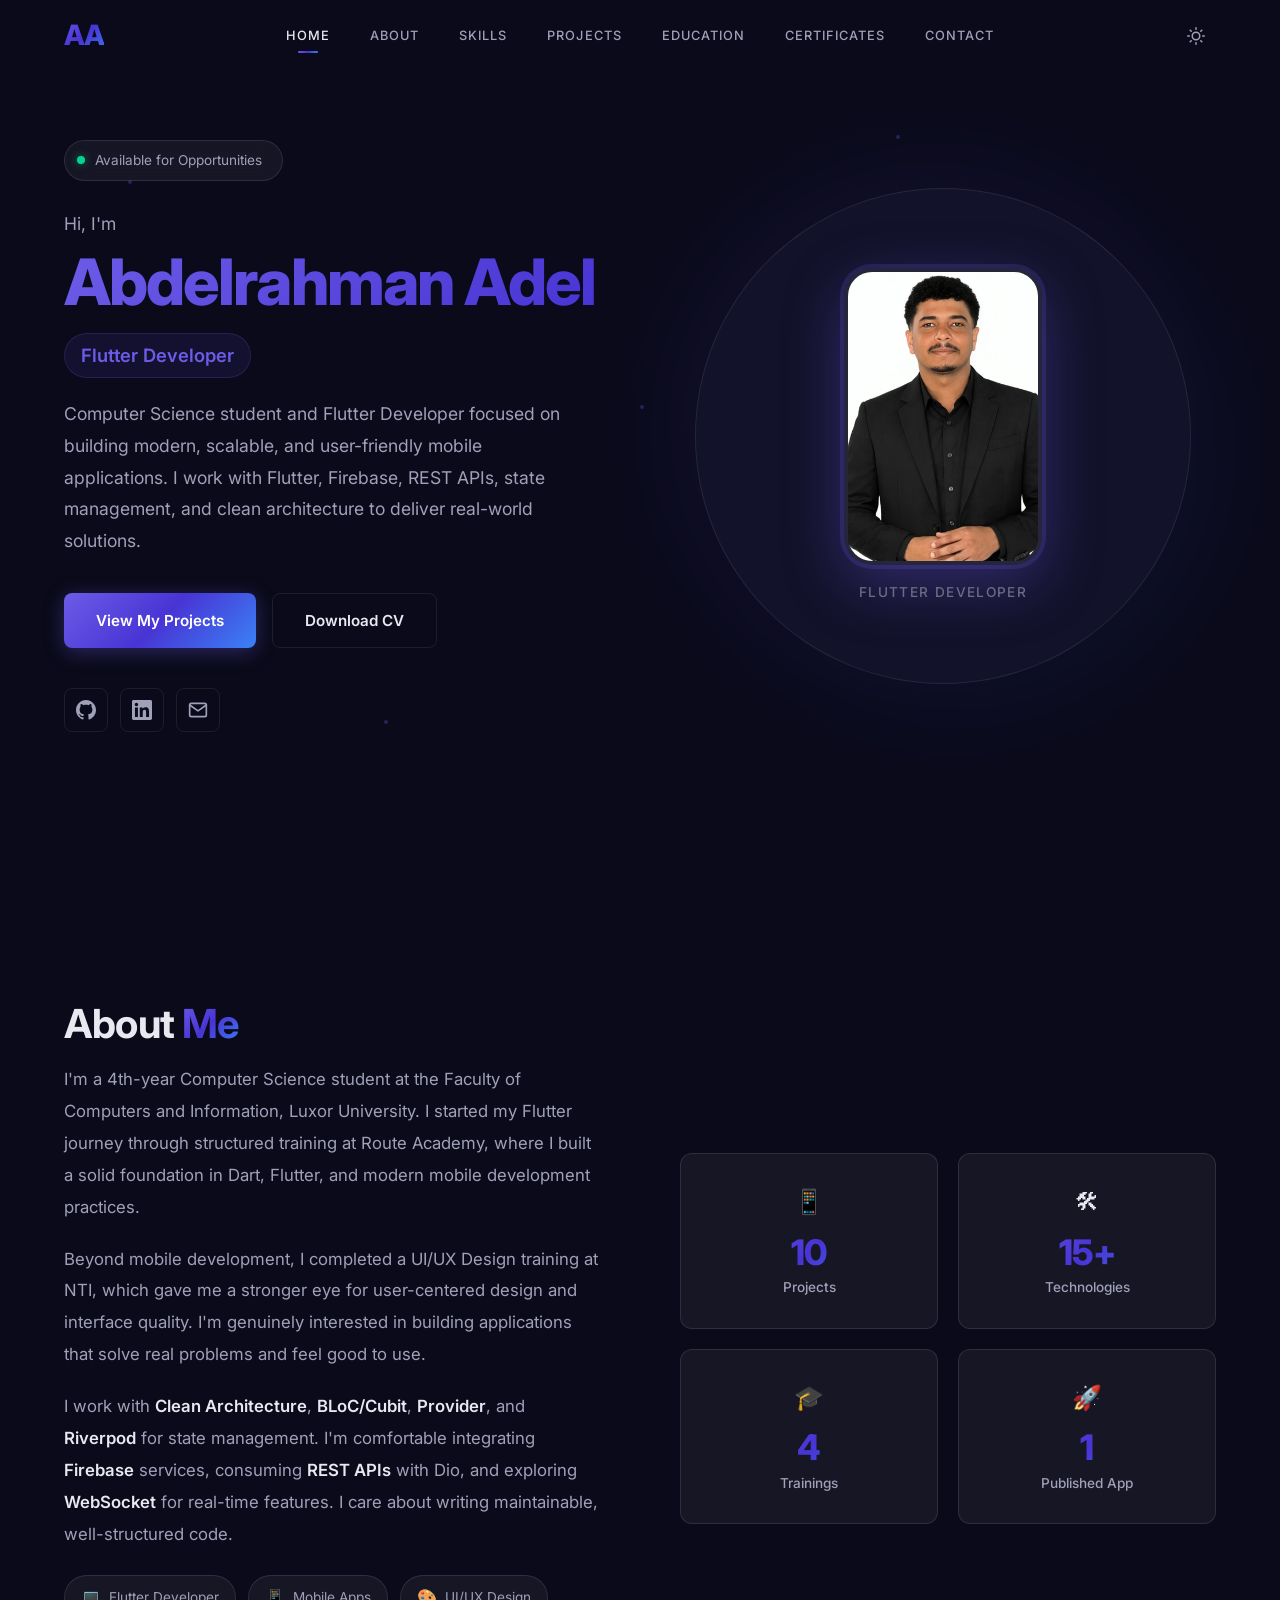
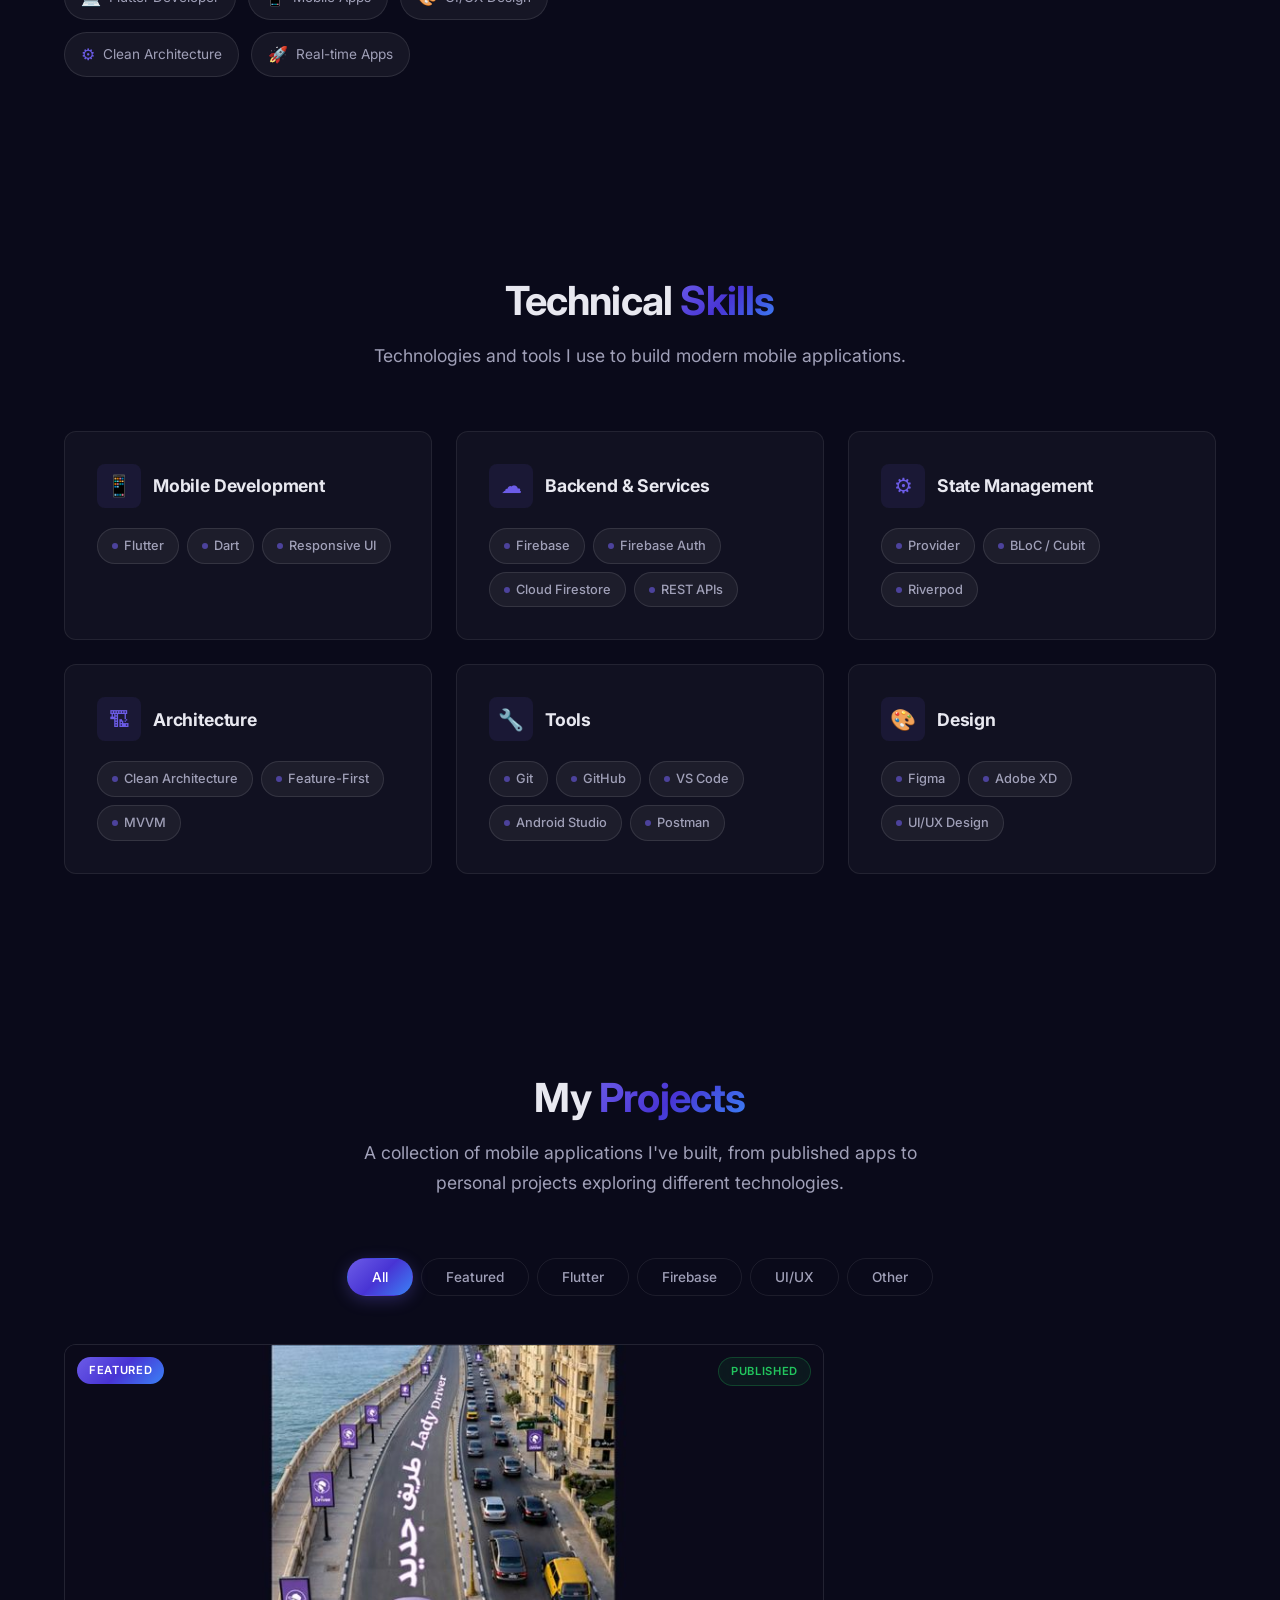
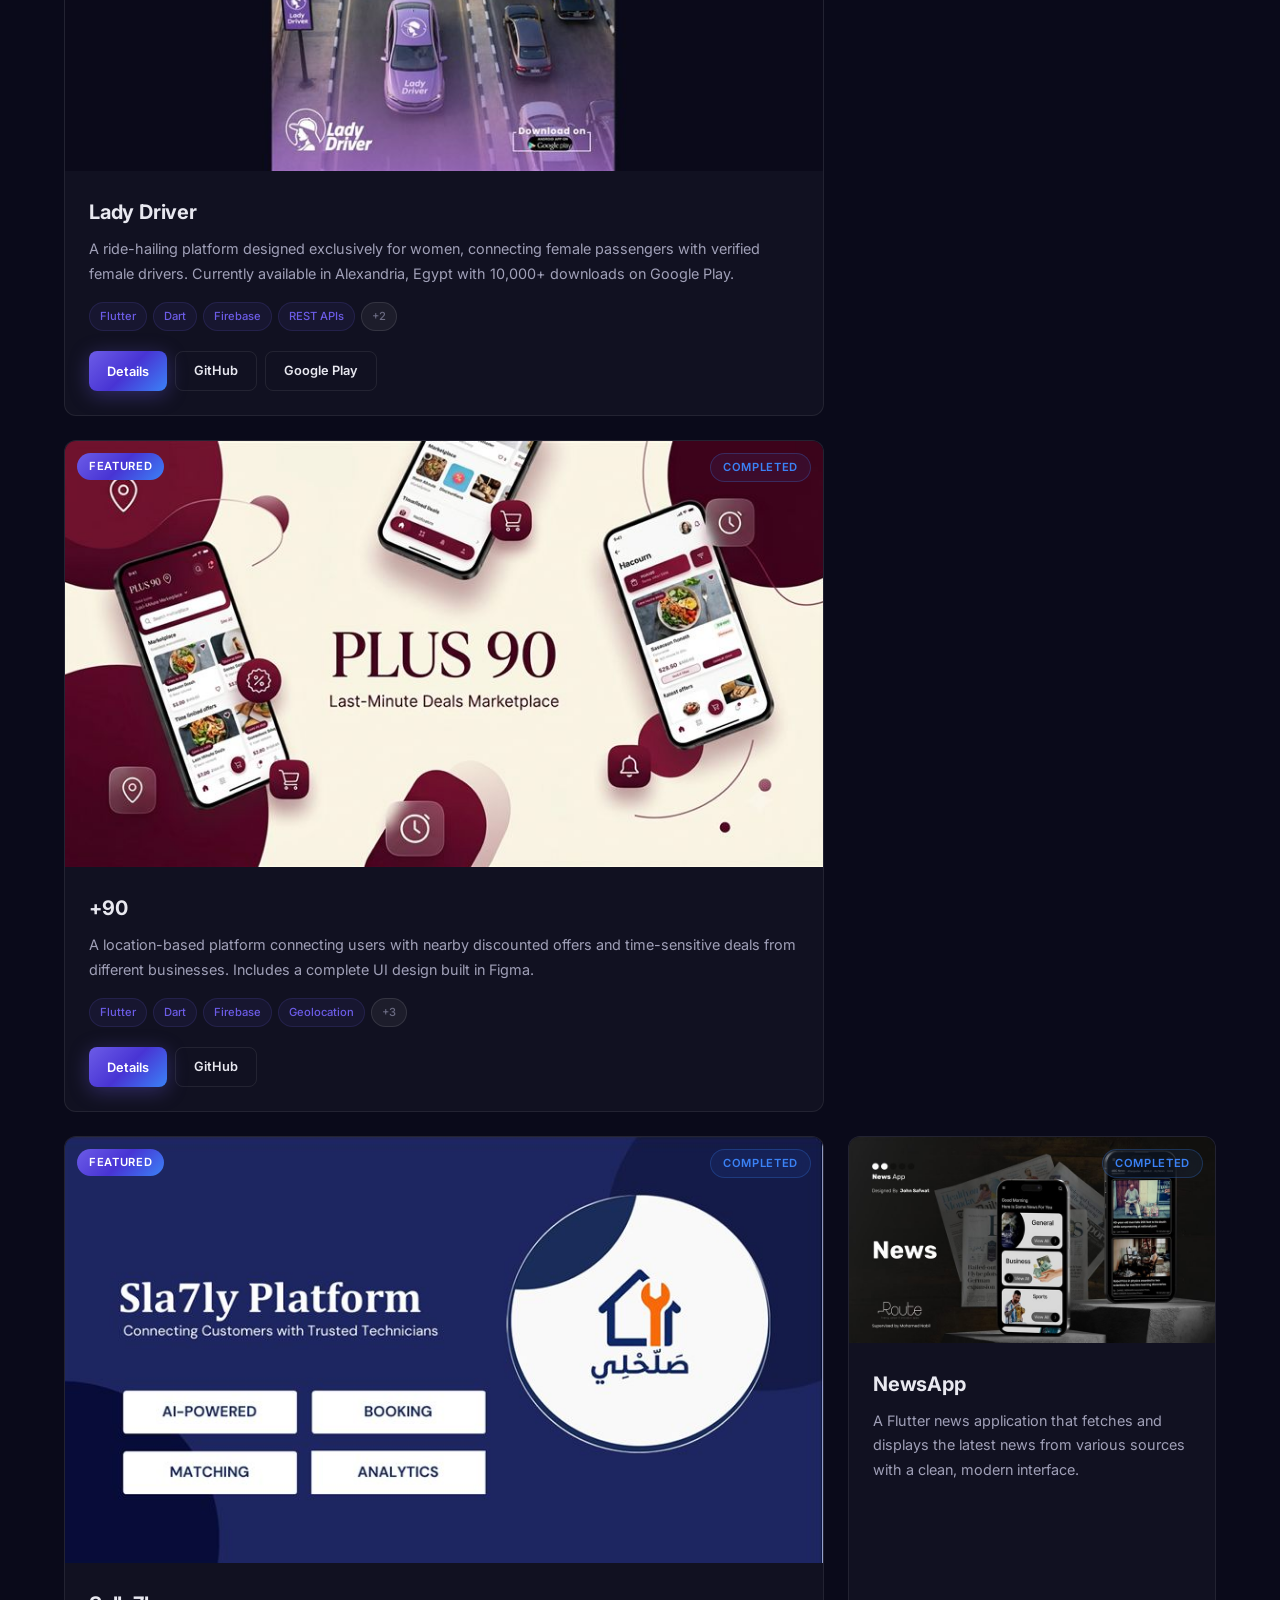
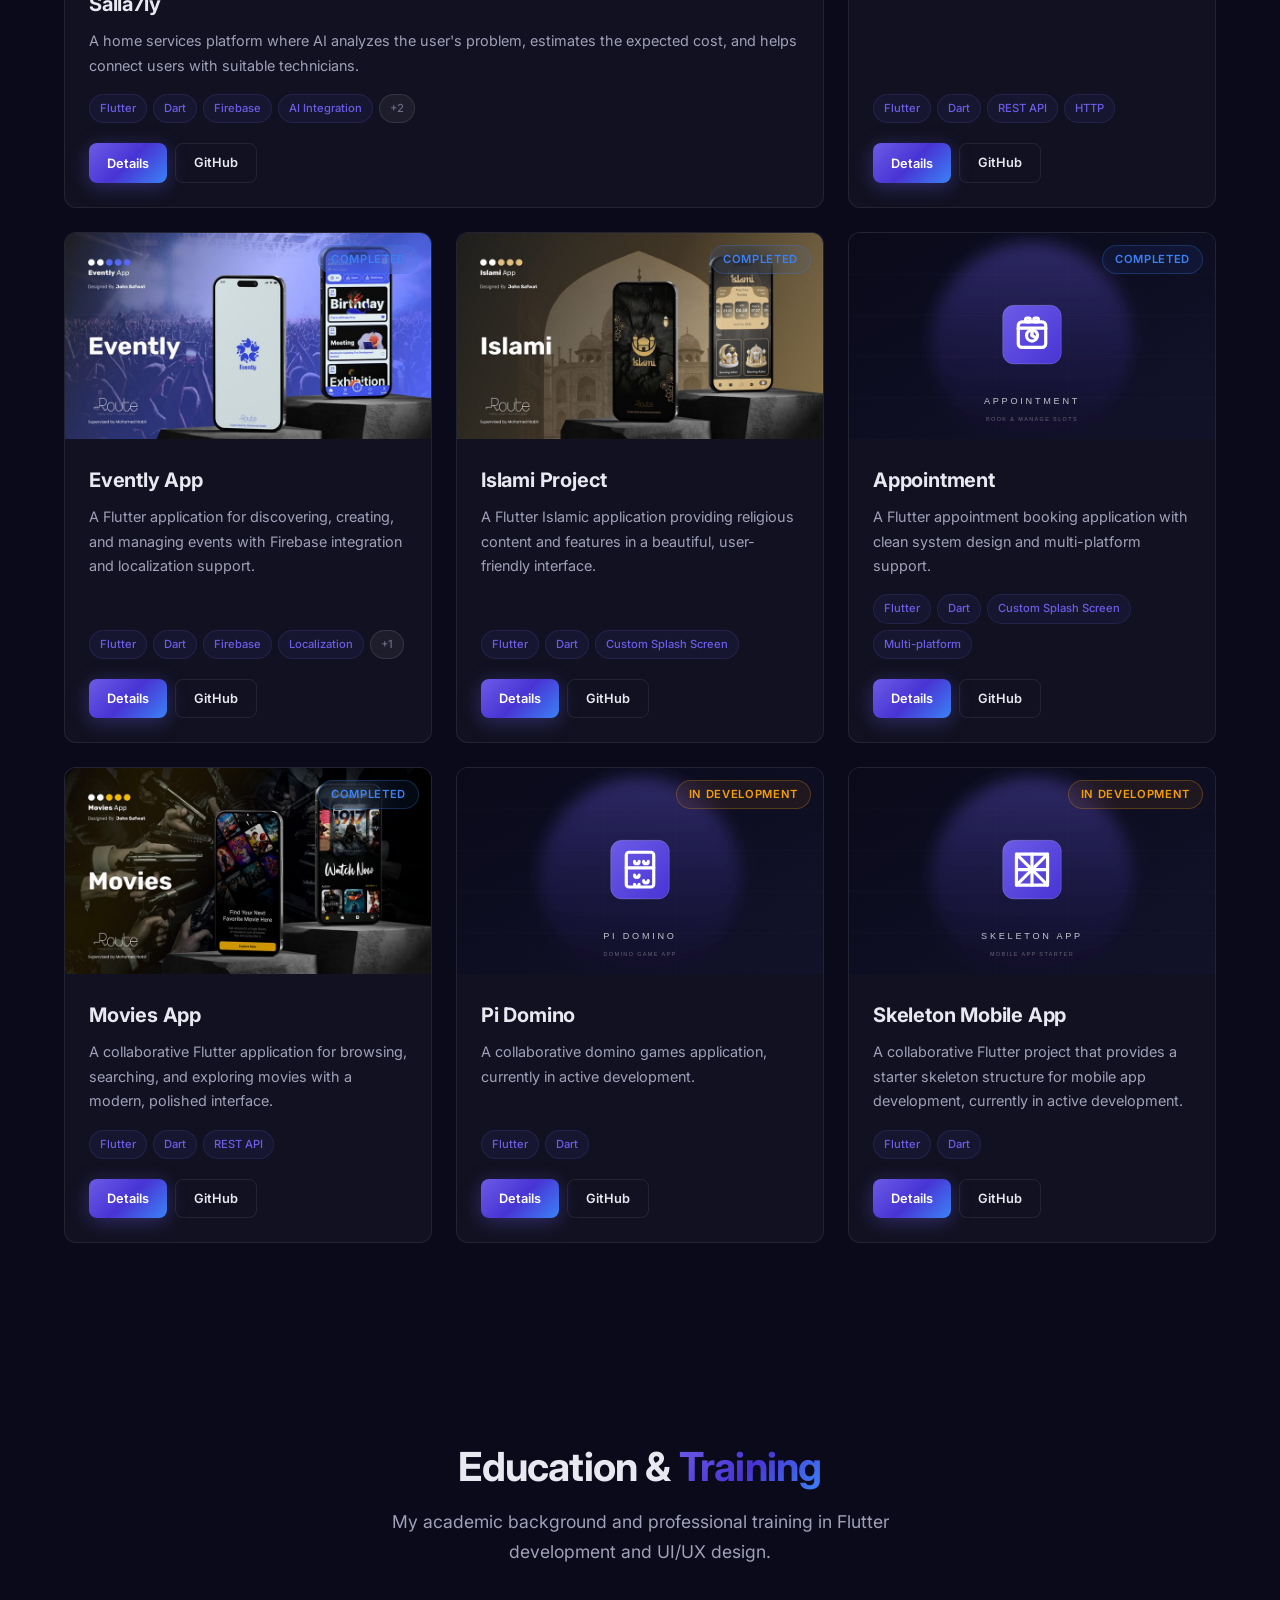
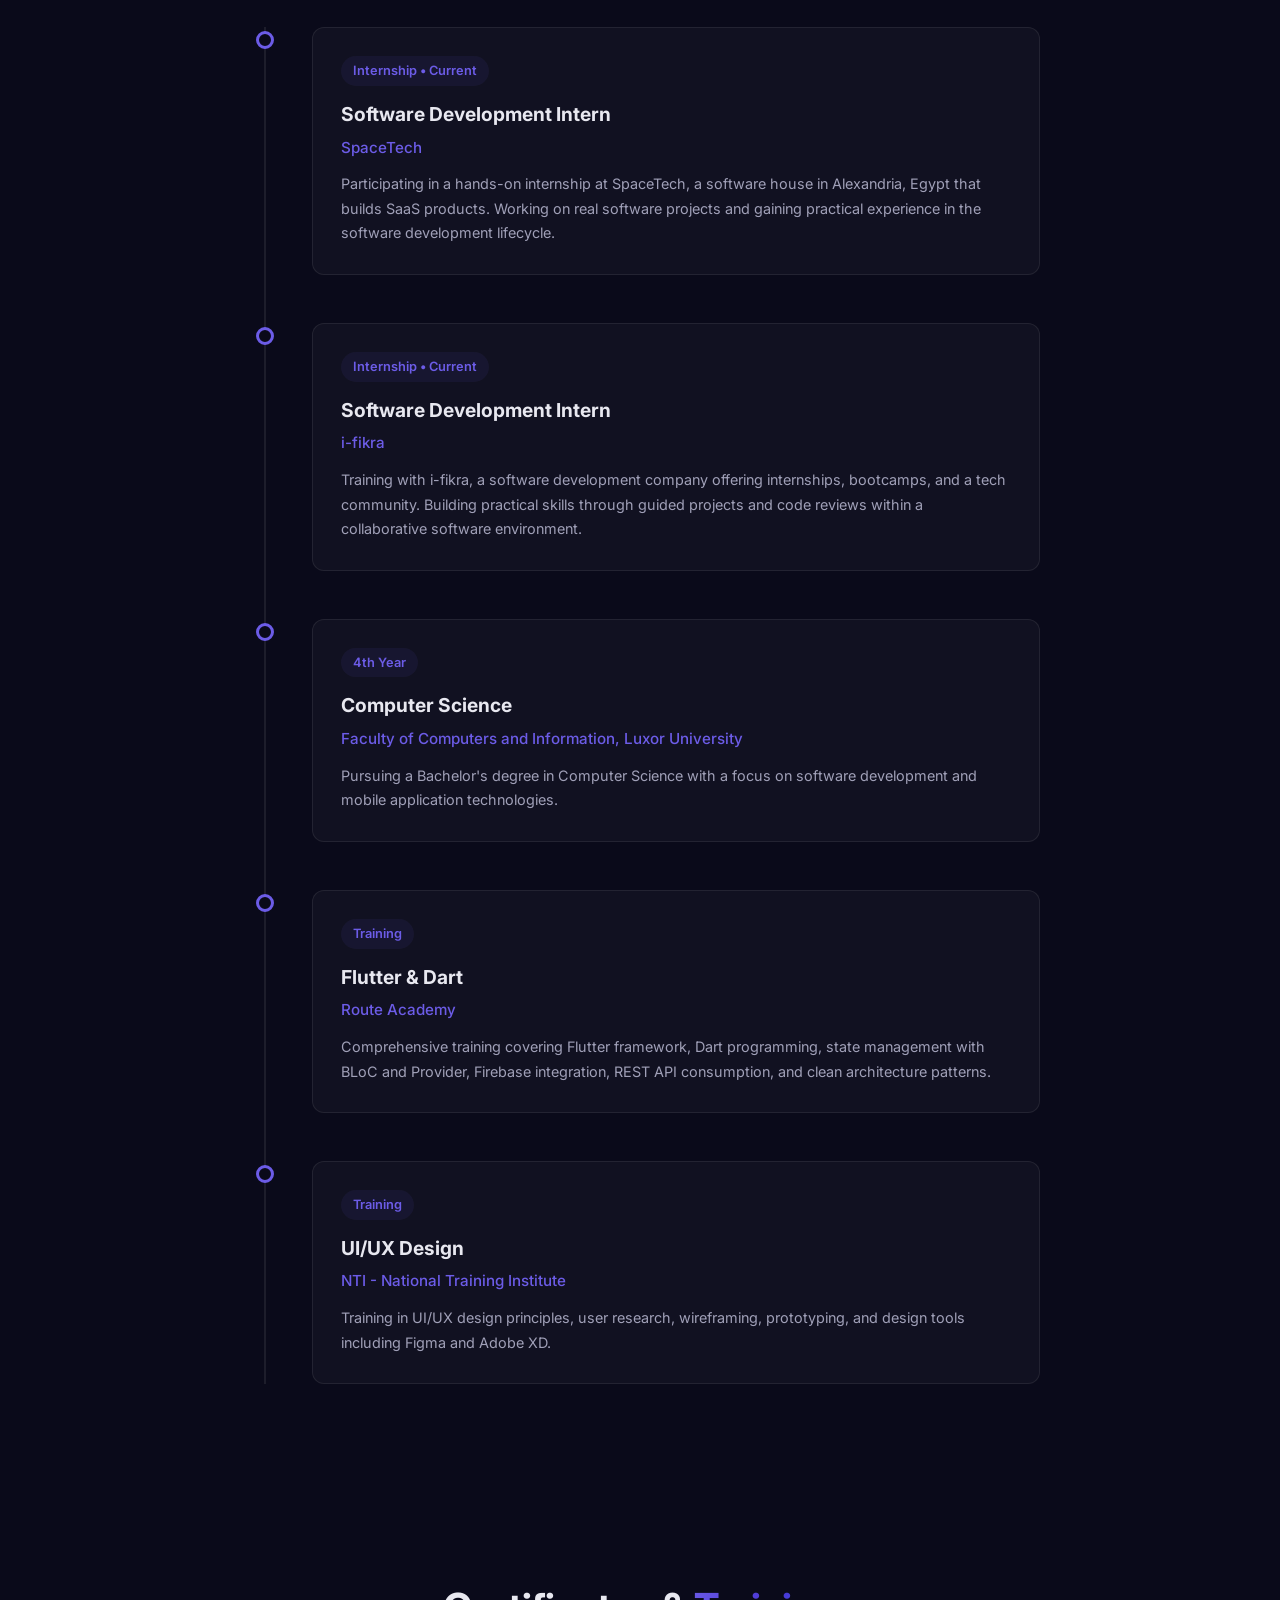
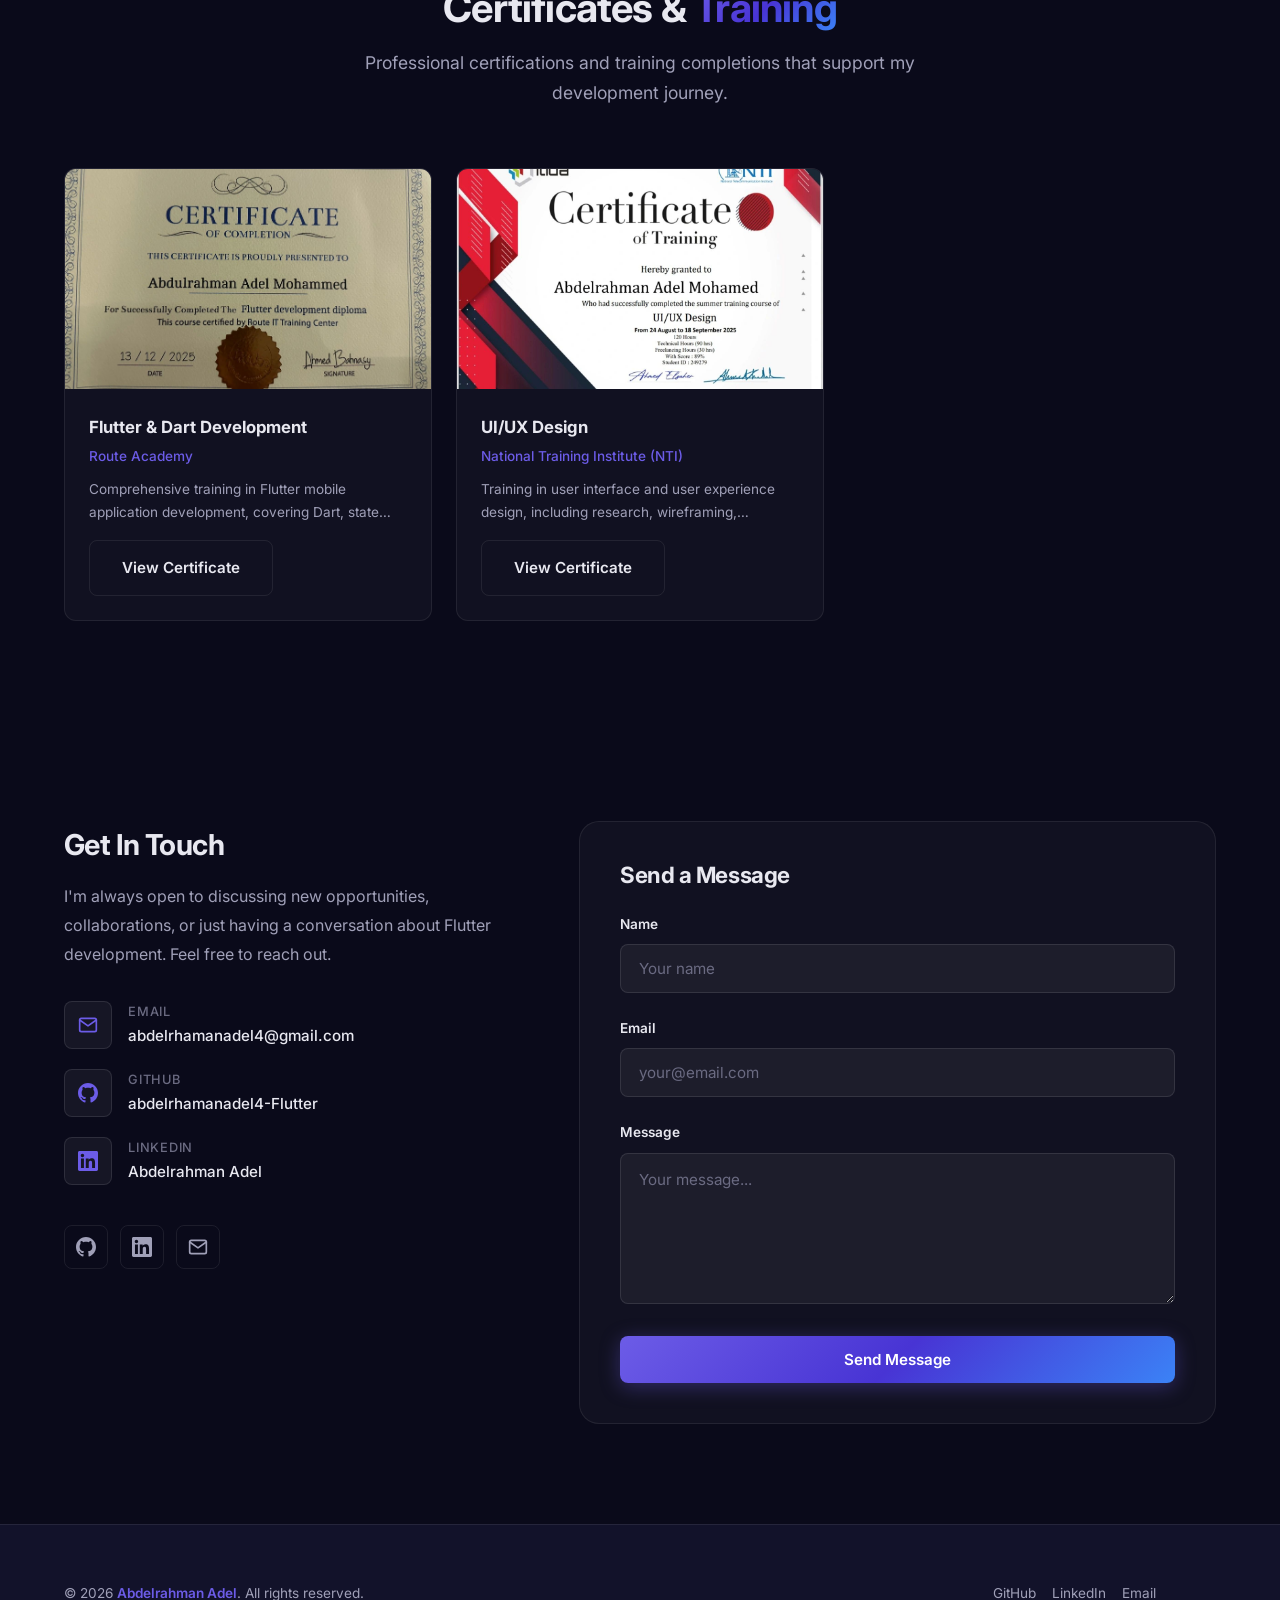
<file: index.html>
<!DOCTYPE html>
<html lang="en" data-theme="dark">
<head>
  <meta charset="UTF-8">
  <meta name="viewport" content="width=device-width, initial-scale=1.0">
  <meta http-equiv="X-UA-Compatible" content="IE=edge">

  <title>Abdelrahman Adel | Flutter Developer</title>
  <meta name="description" content="Abdelrahman Adel is a Flutter Developer and Computer Science student focused on building modern, scalable, and user-friendly mobile applications.">
  <meta name="keywords" content="Flutter Developer, Flutter Developer Egypt, Dart Developer, Mobile App Developer, Flutter Firebase, Flutter Developer Portfolio, Abdelrahman Adel">
  <meta name="author" content="Abdelrahman Adel">
  <meta name="robots" content="index, follow">
  <link rel="canonical" href="https://abdelrhamanadel4-flutter.github.io/">

  <!-- Open Graph -->
  <meta property="og:type" content="website">
  <meta property="og:title" content="Abdelrahman Adel | Flutter Developer">
  <meta property="og:description" content="Flutter Developer and Computer Science student focused on building modern, scalable, and user-friendly mobile applications.">
  <meta property="og:url" content="https://abdelrhamanadel4-flutter.github.io/">
  <meta property="og:site_name" content="Abdelrahman Adel Portfolio">
  <meta property="og:image" content="https://abdelrhamanadel4-flutter.github.io/assets/images/og-image.png">

  <!-- Twitter Card -->
  <meta name="twitter:card" content="summary_large_image">
  <meta name="twitter:title" content="Abdelrahman Adel | Flutter Developer">
  <meta name="twitter:description" content="Flutter Developer and Computer Science student focused on building modern, scalable, and user-friendly mobile applications.">
  <meta name="twitter:image" content="https://abdelrhamanadel4-flutter.github.io/assets/images/og-image.png">

  <!-- Favicon -->
  <link rel="icon" type="image/svg+xml" href="favicon/favicon.svg">
  <link rel="apple-touch-icon" href="favicon/favicon.svg">

  <!-- Fonts -->
  <link rel="preconnect" href="https://fonts.googleapis.com">
  <link rel="preconnect" href="https://fonts.gstatic.com" crossorigin>
  <link href="https://fonts.googleapis.com/css2?family=Inter:wght@400;500;600;700;800&family=Fira+Code:wght@500&display=swap" rel="stylesheet">

  <!-- Styles -->
  <link rel="stylesheet" href="style.css?v=3">

  <!-- JSON-LD Structured Data -->
  <script type="application/ld+json">
  {
    "@context": "https://schema.org",
    "@type": "Person",
    "name": "Abdelrahman Adel",
    "jobTitle": "Flutter Developer",
    "url": "https://abdelrhamanadel4-flutter.github.io/",
    "email": "abdelrhamanadel4@gmail.com",
    "sameAs": [
      "https://github.com/abdelrhamanadel4-Flutter",
      "https://www.linkedin.com/in/abdelrahman-adel-699b95375/"
    ],
    "knowsAbout": ["Flutter", "Dart", "Firebase", "Mobile App Development", "UI/UX Design"],
    "alumniOf": {
      "@type": "CollegeOrUniversity",
      "name": "Luxor University"
    }
  }
  </script>
</head>
<body>

  <!-- ========== NAVBAR ========== -->
  <nav class="navbar" role="navigation" aria-label="Main navigation">
    <div class="container">
      <a href="#" class="navbar-logo" aria-label="Abdelrahman Adel - Home">AA</a>

      <div class="nav-menu">
        <div class="nav-links">
          <a href="#home" class="navbar-link">Home</a>
          <a href="#about" class="navbar-link">About</a>
          <a href="#skills" class="navbar-link">Skills</a>
          <a href="#projects" class="navbar-link">Projects</a>
          <a href="#education" class="navbar-link">Education</a>
          <a href="#certificates" class="navbar-link">Certificates</a>
          <a href="#contact" class="navbar-link">Contact</a>
        </div>
      </div>

      <button id="theme-toggle" class="theme-toggle" aria-label="Toggle dark/light theme">
        <svg class="icon-sun is-active" width="18" height="18" viewBox="0 0 24 24" fill="none" stroke="currentColor" stroke-width="2" stroke-linecap="round" stroke-linejoin="round" aria-hidden="true">
          <circle cx="12" cy="12" r="5"></circle>
          <line x1="12" y1="1" x2="12" y2="3"></line>
          <line x1="12" y1="21" x2="12" y2="23"></line>
          <line x1="4.22" y1="4.22" x2="5.64" y2="5.64"></line>
          <line x1="18.36" y1="18.36" x2="19.78" y2="19.78"></line>
          <line x1="1" y1="12" x2="3" y2="12"></line>
          <line x1="21" y1="12" x2="23" y2="12"></line>
          <line x1="4.22" y1="19.78" x2="5.64" y2="18.36"></line>
          <line x1="18.36" y1="5.64" x2="19.78" y2="4.22"></line>
        </svg>
        <svg class="icon-moon" width="18" height="18" viewBox="0 0 24 24" fill="none" stroke="currentColor" stroke-width="2" stroke-linecap="round" stroke-linejoin="round" aria-hidden="true">
          <path d="M21 12.79A9 9 0 1 1 11.21 3 7 7 0 0 0 21 12.79z"></path>
        </svg>
      </button>

      <button class="navbar-hamburger hamburger" aria-label="Open menu" aria-expanded="false">
        <span class="line"></span>
        <span class="line"></span>
        <span class="line"></span>
      </button>
    </div>
  </nav>

  <!-- ========== HERO ========== -->
  <section id="home" class="hero section">
    <div class="hero-particles" aria-hidden="true">
      <span class="particle"></span>
      <span class="particle"></span>
      <span class="particle"></span>
      <span class="particle"></span>
      <span class="particle"></span>
    </div>
    <div class="container">
      <div class="hero-content">
        <div class="hero-status">
          <span class="status-dot" aria-hidden="true"></span>
          Available for Opportunities
        </div>
        <p class="hero-greeting">Hi, I'm</p>
        <h1 class="hero-name"><span class="gradient-text">Abdelrahman Adel</span></h1>
        <div id="hero-role" class="hero-role" aria-live="polite">Flutter Developer</div>
        <p class="hero-description">Computer Science student and Flutter Developer focused on building modern, scalable, and user-friendly mobile applications. I work with Flutter, Firebase, REST APIs, state management, and clean architecture to deliver real-world solutions.</p>
        <div class="hero-buttons">
          <a href="#projects" class="btn btn-primary">View My Projects</a>
          <a href="assets/Abdelrahman_Adel_CV.pdf" class="btn btn-secondary" download>Download CV</a>
        </div>
        <div class="hero-socials">
          <a href="https://github.com/abdelrhamanadel4-Flutter" target="_blank" rel="noopener noreferrer" aria-label="GitHub Profile">
            <svg width="20" height="20" viewBox="0 0 24 24" fill="currentColor" aria-hidden="true"><path d="M12 0c-6.626 0-12 5.373-12 12 0 5.302 3.438 9.8 8.207 11.387.599.111.793-.261.793-.577v-2.234c-3.338.726-4.033-1.416-4.033-1.416-.546-1.387-1.333-1.756-1.333-1.756-1.089-.745.083-.729.083-.729 1.205.084 1.839 1.237 1.839 1.237 1.07 1.834 2.807 1.304 3.492.997.107-.775.418-1.305.762-1.604-2.665-.305-5.467-1.334-5.467-5.931 0-1.311.469-2.381 1.236-3.221-.124-.303-.535-1.524.117-3.176 0 0 1.008-.322 3.301 1.23.957-.266 1.983-.399 3.003-.404 1.02.005 2.047.138 3.006.404 2.291-1.552 3.297-1.23 3.297-1.23.653 1.653.242 2.874.118 3.176.77.84 1.235 1.911 1.235 3.221 0 4.609-2.807 5.624-5.479 5.921.43.372.823 1.102.823 2.222v3.293c0 .319.192.694.801.576 4.765-1.589 8.199-6.086 8.199-11.386 0-6.627-5.373-12-12-12z"/></svg>
          </a>
          <a href="https://www.linkedin.com/in/abdelrahman-adel-699b95375/" target="_blank" rel="noopener noreferrer" aria-label="LinkedIn Profile">
            <svg width="20" height="20" viewBox="0 0 24 24" fill="currentColor" aria-hidden="true"><path d="M20.447 20.452h-3.554v-5.569c0-1.328-.027-3.037-1.852-3.037-1.853 0-2.136 1.445-2.136 2.939v5.667H9.351V9h3.414v1.561h.046c.477-.9 1.637-1.85 3.37-1.85 3.601 0 4.267 2.37 4.267 5.455v6.286zM5.337 7.433c-1.144 0-2.063-.926-2.063-2.065 0-1.138.92-2.063 2.063-2.063 1.14 0 2.064.925 2.064 2.063 0 1.139-.925 2.065-2.064 2.065zm1.782 13.019H3.555V9h3.564v11.452zM22.225 0H1.771C.792 0 0 .774 0 1.729v20.542C0 23.227.792 24 1.771 24h20.451C23.2 24 24 23.227 24 22.271V1.729C24 .774 23.2 0 22.222 0h.003z"/></svg>
          </a>
          <a href="mailto:abdelrhamanadel4@gmail.com" aria-label="Send Email">
            <svg width="20" height="20" viewBox="0 0 24 24" fill="none" stroke="currentColor" stroke-width="2" stroke-linecap="round" stroke-linejoin="round" aria-hidden="true"><path d="M4 4h16c1.1 0 2 .9 2 2v12c0 1.1-.9 2-2 2H4c-1.1 0-2-.9-2-2V6c0-1.1.9-2 2-2z"></path><polyline points="22,6 12,13 2,6"></polyline></svg>
          </a>
        </div>
      </div>
      <div class="hero-visual">
        <div class="hero-visual-orb">
          <div class="hero-visual-inner">
            <img src="assets/images/portrait.jpg" alt="Abdelrahman Adel" class="hero-portrait">
            <div class="visual-label">Flutter Developer</div>
          </div>
        </div>
      </div>
    </div>
  </section>

  <!-- ========== ABOUT ========== -->
  <section id="about" class="about section">
    <div class="container">
      <div class="about-content reveal">
        <h2 class="section-title">About <span class="accent">Me</span></h2>
        <p class="about-text">I'm a 4th-year Computer Science student at the Faculty of Computers and Information, Luxor University. I started my Flutter journey through structured training at Route Academy, where I built a solid foundation in Dart, Flutter, and modern mobile development practices.</p>
        <p class="about-text">Beyond mobile development, I completed a UI/UX Design training at NTI, which gave me a stronger eye for user-centered design and interface quality. I'm genuinely interested in building applications that solve real problems and feel good to use.</p>
        <p class="about-text">I work with <strong>Clean Architecture</strong>, <strong>BLoC/Cubit</strong>, <strong>Provider</strong>, and <strong>Riverpod</strong> for state management. I'm comfortable integrating <strong>Firebase</strong> services, consuming <strong>REST APIs</strong> with Dio, and exploring <strong>WebSocket</strong> for real-time features. I care about writing maintainable, well-structured code.</p>
        <div class="about-highlights">
          <span class="about-highlight"><span class="highlight-icon" aria-hidden="true">&#128187;</span> Flutter Developer</span>
          <span class="about-highlight"><span class="highlight-icon" aria-hidden="true">&#128241;</span> Mobile Apps</span>
          <span class="about-highlight"><span class="highlight-icon" aria-hidden="true">&#127912;</span> UI/UX Design</span>
          <span class="about-highlight"><span class="highlight-icon" aria-hidden="true">&#9881;</span> Clean Architecture</span>
          <span class="about-highlight"><span class="highlight-icon" aria-hidden="true">&#128640;</span> Real-time Apps</span>
        </div>
      </div>
      <div class="about-visual">
        <div class="about-stats">
          <div class="stat-card reveal">
            <span class="stat-icon" aria-hidden="true">&#128241;</span>
            <div class="stat-number">10</div>
            <div class="stat-label">Projects</div>
          </div>
          <div class="stat-card reveal">
            <span class="stat-icon" aria-hidden="true">&#128736;</span>
            <div class="stat-number">15+</div>
            <div class="stat-label">Technologies</div>
          </div>
          <div class="stat-card reveal">
            <span class="stat-icon" aria-hidden="true">&#127891;</span>
            <div class="stat-number">4</div>
            <div class="stat-label">Trainings</div>
          </div>
          <div class="stat-card reveal">
            <span class="stat-icon" aria-hidden="true">&#128640;</span>
            <div class="stat-number">1</div>
            <div class="stat-label">Published App</div>
          </div>
        </div>
      </div>
    </div>
  </section>

  <!-- ========== SKILLS ========== -->
  <section id="skills" class="skills section">
    <div class="container">
      <div class="section-header reveal">
        <h2 class="section-title">Technical <span class="accent">Skills</span></h2>
        <p class="section-subtitle">Technologies and tools I use to build modern mobile applications.</p>
      </div>
      <div class="skills-grid">
        <!-- Mobile Development -->
        <div class="skill-category reveal">
          <div class="skill-category-header">
            <div class="skill-category-icon" aria-hidden="true">&#128241;</div>
            <h3 class="skill-category-title">Mobile Development</h3>
          </div>
          <div class="skill-badges">
            <span class="skill-badge"><span class="badge-dot" aria-hidden="true"></span> Flutter</span>
            <span class="skill-badge"><span class="badge-dot" aria-hidden="true"></span> Dart</span>
            <span class="skill-badge"><span class="badge-dot" aria-hidden="true"></span> Responsive UI</span>
          </div>
        </div>
        <!-- Backend & Services -->
        <div class="skill-category reveal">
          <div class="skill-category-header">
            <div class="skill-category-icon" aria-hidden="true">&#9729;</div>
            <h3 class="skill-category-title">Backend & Services</h3>
          </div>
          <div class="skill-badges">
            <span class="skill-badge"><span class="badge-dot" aria-hidden="true"></span> Firebase</span>
            <span class="skill-badge"><span class="badge-dot" aria-hidden="true"></span> Firebase Auth</span>
            <span class="skill-badge"><span class="badge-dot" aria-hidden="true"></span> Cloud Firestore</span>
            <span class="skill-badge"><span class="badge-dot" aria-hidden="true"></span> REST APIs</span>
          </div>
        </div>
        <!-- State Management -->
        <div class="skill-category reveal">
          <div class="skill-category-header">
            <div class="skill-category-icon" aria-hidden="true">&#9881;</div>
            <h3 class="skill-category-title">State Management</h3>
          </div>
          <div class="skill-badges">
            <span class="skill-badge"><span class="badge-dot" aria-hidden="true"></span> Provider</span>
            <span class="skill-badge"><span class="badge-dot" aria-hidden="true"></span> BLoC / Cubit</span>
            <span class="skill-badge"><span class="badge-dot" aria-hidden="true"></span> Riverpod</span>
          </div>
        </div>
        <!-- Architecture -->
        <div class="skill-category reveal">
          <div class="skill-category-header">
            <div class="skill-category-icon" aria-hidden="true">&#127959;</div>
            <h3 class="skill-category-title">Architecture</h3>
          </div>
          <div class="skill-badges">
            <span class="skill-badge"><span class="badge-dot" aria-hidden="true"></span> Clean Architecture</span>
            <span class="skill-badge"><span class="badge-dot" aria-hidden="true"></span> Feature-First</span>
            <span class="skill-badge"><span class="badge-dot" aria-hidden="true"></span> MVVM</span>
          </div>
        </div>
        <!-- Tools -->
        <div class="skill-category reveal">
          <div class="skill-category-header">
            <div class="skill-category-icon" aria-hidden="true">&#128295;</div>
            <h3 class="skill-category-title">Tools</h3>
          </div>
          <div class="skill-badges">
            <span class="skill-badge"><span class="badge-dot" aria-hidden="true"></span> Git</span>
            <span class="skill-badge"><span class="badge-dot" aria-hidden="true"></span> GitHub</span>
            <span class="skill-badge"><span class="badge-dot" aria-hidden="true"></span> VS Code</span>
            <span class="skill-badge"><span class="badge-dot" aria-hidden="true"></span> Android Studio</span>
            <span class="skill-badge"><span class="badge-dot" aria-hidden="true"></span> Postman</span>
          </div>
        </div>
        <!-- Design -->
        <div class="skill-category reveal">
          <div class="skill-category-header">
            <div class="skill-category-icon" aria-hidden="true">&#127912;</div>
            <h3 class="skill-category-title">Design</h3>
          </div>
          <div class="skill-badges">
            <span class="skill-badge"><span class="badge-dot" aria-hidden="true"></span> Figma</span>
            <span class="skill-badge"><span class="badge-dot" aria-hidden="true"></span> Adobe XD</span>
            <span class="skill-badge"><span class="badge-dot" aria-hidden="true"></span> UI/UX Design</span>
          </div>
        </div>
      </div>
    </div>
  </section>

  <!-- ========== PROJECTS ========== -->
  <section id="projects" class="projects section">
    <div class="container">
      <div class="section-header reveal">
        <h2 class="section-title">My <span class="accent">Projects</span></h2>
        <p class="section-subtitle">A collection of mobile applications I've built, from published apps to personal projects exploring different technologies.</p>
      </div>
      <div class="projects-filters reveal">
        <button class="filter-btn" data-filter="all" aria-pressed="true">All</button>
        <button class="filter-btn" data-filter="featured" aria-pressed="false">Featured</button>
        <button class="filter-btn" data-filter="flutter" aria-pressed="false">Flutter</button>
        <button class="filter-btn" data-filter="firebase" aria-pressed="false">Firebase</button>
        <button class="filter-btn" data-filter="uiux" aria-pressed="false">UI/UX</button>
        <button class="filter-btn" data-filter="other" aria-pressed="false">Other</button>
      </div>
      <div class="projects-grid">
        <!-- JS fills this with project cards -->
      </div>
    </div>
  </section>

  <!-- ========== EDUCATION ========== -->
  <section id="education" class="education section">
    <div class="container">
      <div class="section-header reveal">
        <h2 class="section-title">Education & <span class="accent">Training</span></h2>
        <p class="section-subtitle">My academic background and professional training in Flutter development and UI/UX design.</p>
      </div>
      <div class="education-timeline">
        <div class="timeline-entry reveal">
          <div class="timeline-dot" aria-hidden="true"></div>
          <div class="timeline-card">
            <span class="timeline-date">Internship • Current</span>
            <h3 class="timeline-title">Software Development Intern</h3>
            <p class="timeline-institution"><a href="https://www.linkedin.com/company/spacetech-eg" target="_blank" rel="noopener noreferrer">SpaceTech</a></p>
            <p class="timeline-description">Participating in a hands-on internship at SpaceTech, a software house in Alexandria, Egypt that builds SaaS products. Working on real software projects and gaining practical experience in the software development lifecycle.</p>
          </div>
        </div>
        <div class="timeline-entry reveal">
          <div class="timeline-dot" aria-hidden="true"></div>
          <div class="timeline-card">
            <span class="timeline-date">Internship • Current</span>
            <h3 class="timeline-title">Software Development Intern</h3>
            <p class="timeline-institution"><a href="https://www.linkedin.com/company/i-fikra" target="_blank" rel="noopener noreferrer">i-fikra</a></p>
            <p class="timeline-description">Training with i-fikra, a software development company offering internships, bootcamps, and a tech community. Building practical skills through guided projects and code reviews within a collaborative software environment.</p>
          </div>
        </div>
        <div class="timeline-entry reveal">
          <div class="timeline-dot" aria-hidden="true"></div>
          <div class="timeline-card">
            <span class="timeline-date">4th Year</span>
            <h3 class="timeline-title">Computer Science</h3>
            <p class="timeline-institution">Faculty of Computers and Information, Luxor University</p>
            <p class="timeline-description">Pursuing a Bachelor's degree in Computer Science with a focus on software development and mobile application technologies.</p>
          </div>
        </div>
        <div class="timeline-entry reveal">
          <div class="timeline-dot" aria-hidden="true"></div>
          <div class="timeline-card">
            <span class="timeline-date">Training</span>
            <h3 class="timeline-title">Flutter & Dart</h3>
            <p class="timeline-institution">Route Academy</p>
            <p class="timeline-description">Comprehensive training covering Flutter framework, Dart programming, state management with BLoC and Provider, Firebase integration, REST API consumption, and clean architecture patterns.</p>
          </div>
        </div>
        <div class="timeline-entry reveal">
          <div class="timeline-dot" aria-hidden="true"></div>
          <div class="timeline-card">
            <span class="timeline-date">Training</span>
            <h3 class="timeline-title">UI/UX Design</h3>
            <p class="timeline-institution">NTI - National Training Institute</p>
            <p class="timeline-description">Training in UI/UX design principles, user research, wireframing, prototyping, and design tools including Figma and Adobe XD.</p>
          </div>
        </div>
      </div>
    </div>
  </section>

  <!-- ========== CERTIFICATES ========== -->
  <section id="certificates" class="certificates section">
    <div class="container">
      <div class="section-header reveal">
        <h2 class="section-title">Certificates & <span class="accent">Training</span></h2>
        <p class="section-subtitle">Professional certifications and training completions that support my development journey.</p>
      </div>
      <div class="certificates-grid">
        <!-- Certificate 1: Route Academy -->
        <div class="certificate-card reveal">
          <div class="certificate-image">
            <img src="assets/certificates/route_certificate.jpg" alt="Route Academy Flutter Training Certificate" loading="lazy">
          </div>
          <div class="certificate-content">
            <h3 class="certificate-title">Flutter & Dart Development</h3>
            <p class="certificate-organization">Route Academy</p>
            <p class="certificate-description">Comprehensive training in Flutter mobile application development, covering Dart, state management, Firebase, and clean architecture.</p>
            <div class="certificate-actions">
              <a href="assets/certificates/route_certificate.jpg" class="btn btn-secondary" target="_blank" rel="noopener noreferrer">View Certificate</a>
            </div>
          </div>
        </div>
        <!-- Certificate 2: NTI -->
        <div class="certificate-card reveal">
          <div class="certificate-image">
            <img src="assets/certificates/nti_certificate.jpg" alt="NTI UI/UX Design Certificate" loading="lazy">
          </div>
          <div class="certificate-content">
            <h3 class="certificate-title">UI/UX Design</h3>
            <p class="certificate-organization">National Training Institute (NTI)</p>
            <p class="certificate-description">Training in user interface and user experience design, including research, wireframing, prototyping, and design tools.</p>
            <div class="certificate-actions">
              <a href="assets/certificates/nti_certificate.jpg" class="btn btn-secondary" target="_blank" rel="noopener noreferrer">View Certificate</a>
            </div>
          </div>
        </div>
      </div>
    </div>
  </section>

  <!-- ========== CONTACT ========== -->
  <section id="contact" class="contact section">
    <div class="container">
      <div class="contact-info">
        <h2 class="contact-info-title reveal">Get In <span class="accent">Touch</span></h2>
        <p class="contact-info-text reveal">I'm always open to discussing new opportunities, collaborations, or just having a conversation about Flutter development. Feel free to reach out.</p>
        <div class="contact-details reveal">
          <div class="contact-detail">
            <div class="contact-detail-icon" aria-hidden="true">
              <svg width="20" height="20" viewBox="0 0 24 24" fill="none" stroke="currentColor" stroke-width="2" stroke-linecap="round" stroke-linejoin="round"><path d="M4 4h16c1.1 0 2 .9 2 2v12c0 1.1-.9 2-2 2H4c-1.1 0-2-.9-2-2V6c0-1.1.9-2 2-2z"></path><polyline points="22,6 12,13 2,6"></polyline></svg>
            </div>
            <div class="contact-detail-content">
              <div class="detail-label">Email</div>
              <div class="detail-value"><a href="mailto:abdelrhamanadel4@gmail.com">abdelrhamanadel4@gmail.com</a></div>
            </div>
          </div>
          <div class="contact-detail">
            <div class="contact-detail-icon" aria-hidden="true">
              <svg width="20" height="20" viewBox="0 0 24 24" fill="currentColor"><path d="M12 0c-6.626 0-12 5.373-12 12 0 5.302 3.438 9.8 8.207 11.387.599.111.793-.261.793-.577v-2.234c-3.338.726-4.033-1.416-4.033-1.416-.546-1.387-1.333-1.756-1.333-1.756-1.089-.745.083-.729.083-.729 1.205.084 1.839 1.237 1.839 1.237 1.07 1.834 2.807 1.304 3.492.997.107-.775.418-1.305.762-1.604-2.665-.305-5.467-1.334-5.467-5.931 0-1.311.469-2.381 1.236-3.221-.124-.303-.535-1.524.117-3.176 0 0 1.008-.322 3.301 1.23.957-.266 1.983-.399 3.003-.404 1.02.005 2.047.138 3.006.404 2.291-1.552 3.297-1.23 3.297-1.23.653 1.653.242 2.874.118 3.176.77.84 1.235 1.911 1.235 3.221 0 4.609-2.807 5.624-5.479 5.921.43.372.823 1.102.823 2.222v3.293c0 .319.192.694.801.576 4.765-1.589 8.199-6.086 8.199-11.386 0-6.627-5.373-12-12-12z"/></svg>
            </div>
            <div class="contact-detail-content">
              <div class="detail-label">GitHub</div>
              <div class="detail-value"><a href="https://github.com/abdelrhamanadel4-Flutter" target="_blank" rel="noopener noreferrer">abdelrhamanadel4-Flutter</a></div>
            </div>
          </div>
          <div class="contact-detail">
            <div class="contact-detail-icon" aria-hidden="true">
              <svg width="20" height="20" viewBox="0 0 24 24" fill="currentColor"><path d="M20.447 20.452h-3.554v-5.569c0-1.328-.027-3.037-1.852-3.037-1.853 0-2.136 1.445-2.136 2.939v5.667H9.351V9h3.414v1.561h.046c.477-.9 1.637-1.85 3.37-1.85 3.601 0 4.267 2.37 4.267 5.455v6.286zM5.337 7.433c-1.144 0-2.063-.926-2.063-2.065 0-1.138.92-2.063 2.063-2.063 1.14 0 2.064.925 2.064 2.063 0 1.139-.925 2.065-2.064 2.065zm1.782 13.019H3.555V9h3.564v11.452zM22.225 0H1.771C.792 0 0 .774 0 1.729v20.542C0 23.227.792 24 1.771 24h20.451C23.2 24 24 23.227 24 22.271V1.729C24 .774 23.2 0 22.222 0h.003z"/></svg>
            </div>
            <div class="contact-detail-content">
              <div class="detail-label">LinkedIn</div>
              <div class="detail-value"><a href="https://www.linkedin.com/in/abdelrahman-adel-699b95375/" target="_blank" rel="noopener noreferrer">Abdelrahman Adel</a></div>
            </div>
          </div>
        </div>
        <div class="contact-socials reveal">
          <a href="https://github.com/abdelrhamanadel4-Flutter" target="_blank" rel="noopener noreferrer" aria-label="GitHub">
            <svg width="20" height="20" viewBox="0 0 24 24" fill="currentColor" aria-hidden="true"><path d="M12 0c-6.626 0-12 5.373-12 12 0 5.302 3.438 9.8 8.207 11.387.599.111.793-.261.793-.577v-2.234c-3.338.726-4.033-1.416-4.033-1.416-.546-1.387-1.333-1.756-1.333-1.756-1.089-.745.083-.729.083-.729 1.205.084 1.839 1.237 1.839 1.237 1.07 1.834 2.807 1.304 3.492.997.107-.775.418-1.305.762-1.604-2.665-.305-5.467-1.334-5.467-5.931 0-1.311.469-2.381 1.236-3.221-.124-.303-.535-1.524.117-3.176 0 0 1.008-.322 3.301 1.23.957-.266 1.983-.399 3.003-.404 1.02.005 2.047.138 3.006.404 2.291-1.552 3.297-1.23 3.297-1.23.653 1.653.242 2.874.118 3.176.77.84 1.235 1.911 1.235 3.221 0 4.609-2.807 5.624-5.479 5.921.43.372.823 1.102.823 2.222v3.293c0 .319.192.694.801.576 4.765-1.589 8.199-6.086 8.199-11.386 0-6.627-5.373-12-12-12z"/></svg>
          </a>
          <a href="https://www.linkedin.com/in/abdelrahman-adel-699b95375/" target="_blank" rel="noopener noreferrer" aria-label="LinkedIn">
            <svg width="20" height="20" viewBox="0 0 24 24" fill="currentColor" aria-hidden="true"><path d="M20.447 20.452h-3.554v-5.569c0-1.328-.027-3.037-1.852-3.037-1.853 0-2.136 1.445-2.136 2.939v5.667H9.351V9h3.414v1.561h.046c.477-.9 1.637-1.85 3.37-1.85 3.601 0 4.267 2.37 4.267 5.455v6.286zM5.337 7.433c-1.144 0-2.063-.926-2.063-2.065 0-1.138.92-2.063 2.063-2.063 1.14 0 2.064.925 2.064 2.063 0 1.139-.925 2.065-2.064 2.065zm1.782 13.019H3.555V9h3.564v11.452zM22.225 0H1.771C.792 0 0 .774 0 1.729v20.542C0 23.227.792 24 1.771 24h20.451C23.2 24 24 23.227 24 22.271V1.729C24 .774 23.2 0 22.222 0h.003z"/></svg>
          </a>
          <a href="mailto:abdelrhamanadel4@gmail.com" aria-label="Email">
            <svg width="20" height="20" viewBox="0 0 24 24" fill="none" stroke="currentColor" stroke-width="2" stroke-linecap="round" stroke-linejoin="round" aria-hidden="true"><path d="M4 4h16c1.1 0 2 .9 2 2v12c0 1.1-.9 2-2 2H4c-1.1 0-2-.9-2-2V6c0-1.1.9-2 2-2z"></path><polyline points="22,6 12,13 2,6"></polyline></svg>
          </a>
        </div>
      </div>
      <div class="contact-form-wrapper reveal">
        <h3 class="section-title" style="font-size:1.4rem; margin-bottom:24px;">Send a Message</h3>
        <form id="contactForm" action="https://formsubmit.co/abdelrhamanadel4@gmail.com" method="POST" novalidate>
          <input type="hidden" name="_subject" value="New Portfolio Message - Abdelrahman Adel">
          <input type="hidden" name="_template" value="table">
          <input type="hidden" name="_captcha" value="false">
          <div class="form-group">
            <label class="form-label" for="contact-name">Name</label>
            <input class="form-input" type="text" id="contact-name" name="name" placeholder="Your name" required autocomplete="name">
          </div>
          <div class="form-group">
            <label class="form-label" for="contact-email">Email</label>
            <input class="form-input" type="email" id="contact-email" name="email" placeholder="your@email.com" required autocomplete="email">
          </div>
          <div class="form-group">
            <label class="form-label" for="contact-message">Message</label>
            <textarea class="form-textarea" id="contact-message" name="message" placeholder="Your message..." required rows="5"></textarea>
          </div>
          <button type="submit" class="btn btn-primary" style="width:100%;">Send Message</button>
        </form>
      </div>
    </div>
  </section>

  <!-- ========== FOOTER ========== -->
  <footer class="footer">
    <div class="container">
      <div class="footer-left">
        <p class="footer-copyright">&copy; 2026 <span class="accent">Abdelrahman Adel</span>. All rights reserved.</p>
      </div>
      <div class="footer-right">
        <div class="footer-links">
          <a href="https://github.com/abdelrhamanadel4-Flutter" target="_blank" rel="noopener noreferrer">GitHub</a>
          <a href="https://www.linkedin.com/in/abdelrahman-adel-699b95375/" target="_blank" rel="noopener noreferrer">LinkedIn</a>
          <a href="mailto:abdelrhamanadel4@gmail.com">Email</a>
        </div>
        <button class="back-to-top" aria-label="Back to top">
          <svg width="18" height="18" viewBox="0 0 24 24" fill="none" stroke="currentColor" stroke-width="2" stroke-linecap="round" stroke-linejoin="round" aria-hidden="true"><polyline points="18 15 12 9 6 15"></polyline></svg>
        </button>
      </div>
    </div>
  </footer>

  <!-- ========== PROJECT MODAL ========== -->
  <div class="project-modal" aria-hidden="true">
    <div class="project-modal-content">
      <!-- JS fills this with project details -->
    </div>
  </div>

  <!-- ========== SCRIPTS ========== -->
  <script src="script.js"></script>
</body>
</html>
</file>
<file: style.css>
/* ============================================================
   FLUTTER DEVELOPER PORTFOLIO — STYLESHEET
   Premium Dark-Mode-First Design System
   ============================================================ */

/* ============================================================
   1. CSS CUSTOM PROPERTIES / DESIGN TOKENS
   ============================================================ */

:root {
  /* ── Dark Mode (Default) ─────────────────────────────────── */
  --bg-primary: #0a0a1a;
  --bg-secondary: #12122a;
  --bg-card: rgba(255, 255, 255, 0.03);
  --bg-card-border: rgba(255, 255, 255, 0.08);

  --text-primary: #e8e8f0;
  --text-secondary: #a0a0b8;
  --text-muted: #6b6b82;

  --accent-1: #6c5ce7;
  --accent-2: #4834d4;
  --accent-3: #3b82f6;
  --accent-gradient: linear-gradient(135deg, #6c5ce7, #4834d4, #3b82f6);
  --accent-gradient-reverse: linear-gradient(135deg, #3b82f6, #4834d4, #6c5ce7);

  --glass-bg: rgba(255, 255, 255, 0.05);
  --glass-border: rgba(255, 255, 255, 0.1);
  --shadow: 0 8px 32px rgba(0, 0, 0, 0.3);
  --shadow-lg: 0 16px 48px rgba(0, 0, 0, 0.4);
  --shadow-glow: 0 0 30px rgba(108, 92, 231, 0.15);

  --success: #00d68f;
  --warning: #ffaa00;
  --error: #ff3d71;

  --radius-sm: 8px;
  --radius-md: 12px;
  --radius-lg: 20px;
  --radius-full: 50%;

  --transition-fast: 0.2s ease;
  --transition-base: 0.3s ease;
  --transition-slow: 0.5s ease;

  --font-sans: 'Inter', -apple-system, BlinkMacSystemFont, 'Segoe UI', Roboto, Oxygen, Ubuntu, Cantarell, sans-serif;
  --font-mono: 'Fira Code', 'Cascadia Code', 'JetBrains Mono', 'SF Mono', Consolas, monospace;

  --container-max: 1200px;
  --section-padding: 100px 0;
  --navbar-height: 72px;
}

/* ── Light Mode ───────────────────────────────────────────── */
[data-theme="light"] {
  --bg-primary: #f5f5fa;
  --bg-secondary: #ffffff;
  --bg-card: rgba(0, 0, 0, 0.02);
  --bg-card-border: rgba(0, 0, 0, 0.08);

  --text-primary: #1a1a2e;
  --text-secondary: #555570;
  --text-muted: #8888a0;

  --glass-bg: rgba(255, 255, 255, 0.7);
  --glass-border: rgba(0, 0, 0, 0.08);
  --shadow: 0 8px 32px rgba(0, 0, 0, 0.08);
  --shadow-lg: 0 16px 48px rgba(0, 0, 0, 0.12);
  --shadow-glow: 0 0 30px rgba(108, 92, 231, 0.1);
}

/* ============================================================
   2. RESET & BASE
   ============================================================ */

*,
*::before,
*::after {
  margin: 0;
  padding: 0;
  box-sizing: border-box;
}

html {
  scroll-behavior: smooth;
  scroll-padding-top: var(--navbar-height);
  font-size: 16px;
  -webkit-text-size-adjust: 100%;
}

body {
  font-family: var(--font-sans);
  background-color: var(--bg-primary);
  color: var(--text-primary);
  line-height: 1.7;
  -webkit-font-smoothing: antialiased;
  -moz-osx-font-smoothing: grayscale;
  overflow-x: hidden;
  transition: background-color var(--transition-base), color var(--transition-base);
}

a {
  color: inherit;
  text-decoration: none;
  transition: color var(--transition-fast);
}

a:hover {
  color: var(--accent-1);
}

img {
  max-width: 100%;
  height: auto;
  display: block;
}

ul,
ol {
  list-style: none;
}

button {
  cursor: pointer;
  border: none;
  outline: none;
  background: none;
  font-family: inherit;
  font-size: inherit;
  color: inherit;
}

input,
textarea {
  font-family: inherit;
  font-size: inherit;
  color: inherit;
  border: none;
  outline: none;
  background: none;
}

/* ── Selection ────────────────────────────────────────────── */
::selection {
  background: rgba(108, 92, 231, 0.35);
  color: var(--text-primary);
}

::-moz-selection {
  background: rgba(108, 92, 231, 0.35);
  color: var(--text-primary);
}

/* ── Scrollbar ────────────────────────────────────────────── */
::-webkit-scrollbar {
  width: 8px;
}

::-webkit-scrollbar-track {
  background: var(--bg-primary);
}

::-webkit-scrollbar-thumb {
  background: var(--accent-2);
  border-radius: 4px;
}

::-webkit-scrollbar-thumb:hover {
  background: var(--accent-1);
}

/* Firefox */
* {
  scrollbar-width: thin;
  scrollbar-color: var(--accent-2) var(--bg-primary);
}

/* ============================================================
   3. UTILITY CLASSES
   ============================================================ */

.container {
  max-width: var(--container-max);
  margin: 0 auto;
  padding: 0 24px;
  width: 100%;
}

.section {
  padding: var(--section-padding);
  position: relative;
}

.section-header {
  text-align: center;
  margin-bottom: 60px;
}

.section-title {
  font-size: 2.5rem;
  font-weight: 700;
  line-height: 1.2;
  margin-bottom: 16px;
  letter-spacing: -0.02em;
}

.section-title .accent {
  background: var(--accent-gradient);
  -webkit-background-clip: text;
  background-clip: text;
  -webkit-text-fill-color: transparent;
}

.section-subtitle {
  color: var(--text-secondary);
  font-size: 1.1rem;
  max-width: 600px;
  margin: 0 auto;
  line-height: 1.7;
}

.gradient-text {
  background: var(--accent-gradient);
  -webkit-background-clip: text;
  background-clip: text;
  -webkit-text-fill-color: transparent;
}

.glass {
  background: var(--glass-bg);
  backdrop-filter: blur(20px);
  -webkit-backdrop-filter: blur(20px);
  border: 1px solid var(--glass-border);
}

.card {
  background: var(--bg-card);
  border: 1px solid var(--bg-card-border);
  border-radius: var(--radius-md);
  padding: 32px;
  transition: transform var(--transition-base),
              box-shadow var(--transition-base),
              border-color var(--transition-base);
}

.card:hover {
  transform: translateY(-4px);
  box-shadow: var(--shadow-glow);
  border-color: rgba(108, 92, 231, 0.2);
}

.sr-only {
  position: absolute;
  width: 1px;
  height: 1px;
  padding: 0;
  margin: -1px;
  overflow: hidden;
  clip: rect(0, 0, 0, 0);
  white-space: nowrap;
  border: 0;
}

/* ============================================================
   4. NAVBAR
   ============================================================ */

.navbar {
  position: fixed;
  top: 0;
  left: 0;
  width: 100%;
  height: var(--navbar-height);
  z-index: 1000;
  display: flex;
  align-items: center;
  transition: background var(--transition-base),
              backdrop-filter var(--transition-base),
              box-shadow var(--transition-base);
}

.navbar.scrolled {
  background: rgba(10, 10, 26, 0.85);
  backdrop-filter: blur(20px);
  -webkit-backdrop-filter: blur(20px);
  box-shadow: 0 1px 0 var(--glass-border);
}

[data-theme="light"] .navbar.scrolled {
  background: rgba(245, 245, 250, 0.85);
}

.navbar .container {
  display: flex;
  align-items: center;
  justify-content: space-between;
}

/* ── Logo ─────────────────────────────────────────────────── */
.navbar-logo {
  font-size: 1.75rem;
  font-weight: 800;
  letter-spacing: -0.03em;
  background: var(--accent-gradient);
  -webkit-background-clip: text;
  background-clip: text;
  -webkit-text-fill-color: transparent;
  position: relative;
  z-index: 1001;
}

/* ── Navigation Links ─────────────────────────────────────── */
.navbar-menu {
  display: flex;
  align-items: center;
  gap: 8px;
}

.navbar-link {
  font-size: 0.8rem;
  font-weight: 500;
  text-transform: uppercase;
  letter-spacing: 0.08em;
  color: var(--text-secondary);
  padding: 8px 16px;
  border-radius: var(--radius-sm);
  position: relative;
  transition: color var(--transition-fast),
              background var(--transition-fast);
}

.navbar-link::after {
  content: '';
  position: absolute;
  bottom: 2px;
  left: 50%;
  transform: translateX(-50%) scaleX(0);
  width: 20px;
  height: 2px;
  background: var(--accent-gradient);
  border-radius: 1px;
  transition: transform var(--transition-base);
}

.navbar-link:hover,
.navbar-link.active {
  color: var(--text-primary);
}

.navbar-link:hover::after,
.navbar-link.active::after {
  transform: translateX(-50%) scaleX(1);
}

/* ── Theme Toggle ─────────────────────────────────────────── */
.theme-toggle {
  width: 40px;
  height: 40px;
  display: flex;
  align-items: center;
  justify-content: center;
  border-radius: var(--radius-sm);
  color: var(--text-secondary);
  transition: color var(--transition-fast),
              background var(--transition-fast);
  position: relative;
  z-index: 1001;
}

.theme-toggle:hover {
  color: var(--text-primary);
  background: var(--glass-bg);
}

.theme-toggle .icon-sun,
.theme-toggle .icon-moon {
  position: absolute;
  transition: opacity var(--transition-base),
              transform var(--transition-base);
}

.theme-toggle .icon-sun {
  opacity: 1;
  transform: rotate(0deg) scale(1);
}

.theme-toggle .icon-moon {
  opacity: 0;
  transform: rotate(-90deg) scale(0.5);
}

[data-theme="light"] .theme-toggle .icon-sun {
  opacity: 0;
  transform: rotate(90deg) scale(0.5);
}

[data-theme="light"] .theme-toggle .icon-moon {
  opacity: 1;
  transform: rotate(0deg) scale(1);
}

/* ── Hamburger Menu ───────────────────────────────────────── */
.navbar-hamburger {
  display: none;
  flex-direction: column;
  justify-content: center;
  align-items: center;
  width: 40px;
  height: 40px;
  gap: 6px;
  z-index: 1001;
  border-radius: var(--radius-sm);
  transition: background var(--transition-fast);
}

.navbar-hamburger:hover {
  background: var(--glass-bg);
}

.navbar-hamburger .line {
  width: 22px;
  height: 2px;
  background: var(--text-primary);
  border-radius: 1px;
  transition: transform var(--transition-base),
              opacity var(--transition-base);
  transform-origin: center;
}

.navbar-hamburger.active .line:nth-child(1) {
  transform: translateY(8px) rotate(45deg);
}

.navbar-hamburger.active .line:nth-child(2) {
  opacity: 0;
  transform: scaleX(0);
}

.navbar-hamburger.active .line:nth-child(3) {
  transform: translateY(-8px) rotate(-45deg);
}

/* ── Mobile Menu Overlay ──────────────────────────────────── */
.mobile-menu {
  display: none;
  position: fixed;
  top: 0;
  right: 0;
  width: 100%;
  height: 100vh;
  height: 100dvh;
  background: rgba(10, 10, 26, 0.95);
  backdrop-filter: blur(30px);
  -webkit-backdrop-filter: blur(30px);
  z-index: 999;
  flex-direction: column;
  justify-content: center;
  align-items: center;
  gap: 12px;
  opacity: 0;
  transform: translateX(100%);
  transition: opacity var(--transition-base),
              transform var(--transition-base);
}

[data-theme="light"] .mobile-menu {
  background: rgba(245, 245, 250, 0.95);
}

.mobile-menu.active {
  opacity: 1;
  transform: translateX(0);
}

.mobile-menu .navbar-link {
  font-size: 1.2rem;
  padding: 16px 32px;
  letter-spacing: 0.1em;
}

/* ============================================================
   5. HERO SECTION
   ============================================================ */

.hero {
  min-height: 100vh;
  display: flex;
  align-items: center;
  padding-top: var(--navbar-height);
  position: relative;
  overflow: hidden;
}

.hero .container {
  display: grid;
  grid-template-columns: 1fr 1fr;
  gap: 60px;
  align-items: center;
}

.hero-content {
  position: relative;
  z-index: 1;
}

/* ── Status Badge ─────────────────────────────────────────── */
.hero-status {
  display: inline-flex;
  align-items: center;
  gap: 10px;
  background: var(--glass-bg);
  backdrop-filter: blur(12px);
  -webkit-backdrop-filter: blur(12px);
  border: 1px solid var(--glass-border);
  border-radius: 50px;
  padding: 8px 20px 8px 12px;
  font-size: 0.85rem;
  color: var(--text-secondary);
  margin-bottom: 28px;
  animation: fadeInUp 0.6s ease both;
}

.hero-status .status-dot {
  width: 8px;
  height: 8px;
  background: var(--success);
  border-radius: 50%;
  animation: pulse 2s ease-in-out infinite;
  box-shadow: 0 0 8px rgba(0, 214, 143, 0.5);
}

/* ── Hero Text ────────────────────────────────────────────── */
.hero-greeting {
  font-size: 1.1rem;
  color: var(--text-secondary);
  margin-bottom: 8px;
  font-weight: 400;
  animation: fadeInUp 0.6s ease 0.1s both;
}

.hero-name {
  font-size: 4rem;
  font-weight: 800;
  line-height: 1.1;
  letter-spacing: -0.03em;
  margin-bottom: 16px;
  animation: fadeInUp 0.6s ease 0.2s both;
}

.hero-name .gradient-text {
  background: var(--accent-gradient);
  -webkit-background-clip: text;
  background-clip: text;
  -webkit-text-fill-color: transparent;
  background-size: 200% 200%;
  animation: gradientShift 4s ease infinite;
}

.hero-role {
  display: inline-block;
  font-size: 1.15rem;
  font-weight: 600;
  color: var(--accent-1);
  margin-bottom: 20px;
  padding: 6px 16px;
  background: rgba(108, 92, 231, 0.1);
  border: 1px solid rgba(108, 92, 231, 0.2);
  border-radius: 50px;
  animation: fadeInUp 0.6s ease 0.3s both;
}

.hero-description {
  font-size: 1.1rem;
  color: var(--text-secondary);
  line-height: 1.8;
  max-width: 520px;
  margin-bottom: 36px;
  animation: fadeInUp 0.6s ease 0.4s both;
}

/* ── Hero Buttons ─────────────────────────────────────────── */
.hero-buttons {
  display: flex;
  gap: 16px;
  flex-wrap: wrap;
  margin-bottom: 40px;
  animation: fadeInUp 0.6s ease 0.5s both;
}

.btn {
  display: inline-flex;
  align-items: center;
  justify-content: center;
  gap: 8px;
  padding: 14px 32px;
  font-size: 0.95rem;
  font-weight: 600;
  border-radius: var(--radius-sm);
  transition: transform var(--transition-fast),
              box-shadow var(--transition-base),
              opacity var(--transition-fast);
  white-space: nowrap;
}

.btn:active {
  transform: scale(0.97);
}

.btn-primary {
  background: var(--accent-gradient);
  color: #ffffff;
  box-shadow: 0 4px 20px rgba(108, 92, 231, 0.35);
}

.btn-primary:hover {
  color: #ffffff;
  box-shadow: 0 6px 28px rgba(108, 92, 231, 0.5);
  transform: translateY(-2px);
}

.btn-secondary {
  background: transparent;
  color: var(--text-primary);
  border: 1px solid var(--bg-card-border);
}

.btn-secondary:hover {
  color: var(--text-primary);
  border-color: var(--accent-1);
  background: rgba(108, 92, 231, 0.05);
  transform: translateY(-2px);
}

/* ── Social Icons ─────────────────────────────────────────── */
.hero-socials {
  display: flex;
  gap: 12px;
  animation: fadeInUp 0.6s ease 0.6s both;
}

.hero-socials a {
  width: 44px;
  height: 44px;
  display: flex;
  align-items: center;
  justify-content: center;
  border-radius: var(--radius-sm);
  border: 1px solid var(--bg-card-border);
  color: var(--text-secondary);
  transition: color var(--transition-fast),
              border-color var(--transition-fast),
              background var(--transition-fast),
              transform var(--transition-fast);
}

.hero-socials a:hover {
  color: var(--accent-1);
  border-color: var(--accent-1);
  background: rgba(108, 92, 231, 0.08);
  transform: translateY(-3px);
}

/* ── Hero Visual (Right Side) ─────────────────────────────── */
.hero-visual {
  display: flex;
  align-items: center;
  justify-content: center;
  position: relative;
  animation: fadeInRight 0.8s ease 0.3s both;
}

.hero-visual-orb {
  width: 500px;
  height: 500px;
  border-radius: 50%;
  position: relative;
  display: flex;
  align-items: center;
  justify-content: center;
}

.hero-visual-orb::before {
  content: '';
  position: absolute;
  inset: 0;
  border-radius: 50%;
  background: var(--accent-gradient);
  opacity: 0.12;
  filter: blur(60px);
  animation: pulse 4s ease-in-out infinite;
}

.hero-visual-orb::after {
  content: '';
  position: absolute;
  inset: 2px;
  border-radius: 50%;
  background: var(--bg-secondary);
  border: 1px solid var(--bg-card-border);
}

.hero-visual-inner {
  position: relative;
  z-index: 1;
  text-align: center;
}

.hero-visual-inner .flutter-icon {
  font-size: 6rem;
  background: var(--accent-gradient);
  -webkit-background-clip: text;
  background-clip: text;
  -webkit-text-fill-color: transparent;
  animation: float 6s ease-in-out infinite;
  line-height: 1;
}

.hero-visual-inner .hero-portrait {
  width: 60%;
  max-width: 330px;
  height: auto;
  aspect-ratio: 2 / 3;
  border-radius: 28px;
  object-fit: cover;
  display: block;
  margin: 0 auto;
  border: 4px solid var(--bg-card-border);
  box-shadow: 0 0 0 4px rgba(108, 92, 231, 0.18), 0 18px 60px rgba(108, 92, 231, 0.35);
  animation: float 6s ease-in-out infinite;
  user-select: none;
}

.hero-visual-inner .visual-label {
  font-size: 0.85rem;
  color: var(--text-muted);
  margin-top: 16px;
  font-weight: 500;
  letter-spacing: 0.1em;
  text-transform: uppercase;
}

/* ── Floating Particles (decorative) ──────────────────────── */
.hero-particles {
  position: absolute;
  inset: 0;
  pointer-events: none;
  overflow: hidden;
}

.hero-particles .particle {
  position: absolute;
  width: 4px;
  height: 4px;
  background: var(--accent-1);
  border-radius: 50%;
  opacity: 0.3;
  animation: float 8s ease-in-out infinite;
}

.hero-particles .particle:nth-child(1) { top: 20%; left: 10%; animation-delay: 0s; animation-duration: 7s; }
.hero-particles .particle:nth-child(2) { top: 60%; left: 80%; animation-delay: 1s; animation-duration: 9s; }
.hero-particles .particle:nth-child(3) { top: 80%; left: 30%; animation-delay: 2s; animation-duration: 6s; }
.hero-particles .particle:nth-child(4) { top: 15%; left: 70%; animation-delay: 3s; animation-duration: 8s; }
.hero-particles .particle:nth-child(5) { top: 45%; left: 50%; animation-delay: 1.5s; animation-duration: 10s; }

/* ============================================================
   6. ABOUT SECTION
   ============================================================ */

.about .container {
  display: grid;
  grid-template-columns: 1fr 1fr;
  gap: 80px;
  align-items: center;
}

.about-content {
  animation: fadeInLeft 0.6s ease both;
}

.about-content .about-text {
  color: var(--text-secondary);
  font-size: 1.05rem;
  line-height: 1.9;
  margin-bottom: 20px;
}

.about-content .about-text strong {
  color: var(--text-primary);
  font-weight: 600;
}

.about-highlights {
  display: flex;
  flex-wrap: wrap;
  gap: 12px;
  margin-top: 24px;
}

.about-highlight {
  display: inline-flex;
  align-items: center;
  gap: 8px;
  padding: 8px 16px;
  background: var(--glass-bg);
  border: 1px solid var(--glass-border);
  border-radius: 50px;
  font-size: 0.85rem;
  color: var(--text-secondary);
  backdrop-filter: blur(8px);
  -webkit-backdrop-filter: blur(8px);
}

.about-highlight .highlight-icon {
  color: var(--accent-1);
  font-size: 1rem;
}

/* ── Stats Grid ───────────────────────────────────────────── */
.about-visual {
  animation: fadeInRight 0.6s ease both;
}

.about-stats {
  display: grid;
  grid-template-columns: 1fr 1fr;
  gap: 20px;
}

.stat-card {
  background: var(--glass-bg);
  backdrop-filter: blur(16px);
  -webkit-backdrop-filter: blur(16px);
  border: 1px solid var(--glass-border);
  border-radius: var(--radius-md);
  padding: 28px 24px;
  text-align: center;
  transition: transform var(--transition-base),
              box-shadow var(--transition-base),
              border-color var(--transition-base);
}

.stat-card:hover {
  transform: translateY(-4px);
  box-shadow: var(--shadow-glow);
  border-color: rgba(108, 92, 231, 0.25);
}

.stat-card .stat-icon {
  font-size: 1.5rem;
  margin-bottom: 12px;
  display: block;
}

.stat-card .stat-number {
  font-size: 2.2rem;
  font-weight: 800;
  letter-spacing: -0.02em;
  line-height: 1;
  margin-bottom: 6px;
  background: var(--accent-gradient);
  -webkit-background-clip: text;
  background-clip: text;
  -webkit-text-fill-color: transparent;
}

.stat-card .stat-label {
  font-size: 0.85rem;
  color: var(--text-secondary);
  font-weight: 500;
}

/* ============================================================
   7. SKILLS SECTION
   ============================================================ */

.skills-grid {
  display: grid;
  grid-template-columns: repeat(3, 1fr);
  gap: 24px;
}

.skill-category {
  background: var(--bg-card);
  border: 1px solid var(--bg-card-border);
  border-radius: var(--radius-md);
  padding: 32px;
  transition: transform var(--transition-base),
              box-shadow var(--transition-base),
              border-color var(--transition-base);
}

.skill-category:hover {
  transform: translateY(-4px);
  box-shadow: var(--shadow-glow);
  border-color: rgba(108, 92, 231, 0.2);
}

.skill-category-header {
  display: flex;
  align-items: center;
  gap: 12px;
  margin-bottom: 20px;
}

.skill-category-icon {
  width: 44px;
  height: 44px;
  display: flex;
  align-items: center;
  justify-content: center;
  background: rgba(108, 92, 231, 0.1);
  border-radius: var(--radius-sm);
  font-size: 1.3rem;
  color: var(--accent-1);
  flex-shrink: 0;
}

.skill-category-title {
  font-size: 1.1rem;
  font-weight: 700;
  letter-spacing: -0.01em;
}

.skill-badges {
  display: flex;
  flex-wrap: wrap;
  gap: 8px;
}

.skill-badge {
  display: inline-flex;
  align-items: center;
  gap: 6px;
  padding: 6px 14px;
  background: var(--glass-bg);
  border: 1px solid var(--glass-border);
  border-radius: 50px;
  font-size: 0.8rem;
  font-weight: 500;
  color: var(--text-secondary);
  transition: color var(--transition-fast),
              border-color var(--transition-fast),
              background var(--transition-fast),
              transform var(--transition-fast);
}

.skill-badge:hover {
  color: var(--accent-1);
  border-color: rgba(108, 92, 231, 0.3);
  background: rgba(108, 92, 231, 0.08);
  transform: translateY(-2px);
}

.skill-badge .badge-dot {
  width: 6px;
  height: 6px;
  border-radius: 50%;
  background: var(--accent-1);
  opacity: 0.6;
}

/* ============================================================
   8. PROJECTS SECTION
   ============================================================ */

/* ── Filter Buttons ───────────────────────────────────────── */
.projects-filters {
  display: flex;
  justify-content: center;
  gap: 8px;
  margin-bottom: 48px;
  flex-wrap: wrap;
}

.filter-btn {
  padding: 10px 24px;
  font-size: 0.85rem;
  font-weight: 500;
  color: var(--text-secondary);
  background: transparent;
  border: 1px solid var(--bg-card-border);
  border-radius: 50px;
  cursor: pointer;
  transition: color var(--transition-fast),
              background var(--transition-fast),
              border-color var(--transition-fast);
  white-space: nowrap;
}

.filter-btn:hover {
  color: var(--text-primary);
  border-color: var(--accent-1);
  background: rgba(108, 92, 231, 0.05);
}

.filter-btn.active,
.filter-btn.is-active {
  color: #ffffff;
  background: var(--accent-gradient);
  border-color: transparent;
  box-shadow: 0 4px 16px rgba(108, 92, 231, 0.3);
}

/* ── Project Grid ─────────────────────────────────────────── */
.projects-grid {
  display: grid;
  grid-template-columns: repeat(3, 1fr);
  gap: 24px;
}

.project-card {
  background: var(--bg-card);
  border: 1px solid var(--bg-card-border);
  border-radius: var(--radius-md);
  overflow: hidden;
  transition: transform var(--transition-base),
              box-shadow var(--transition-base),
              border-color var(--transition-base);
  display: flex;
  flex-direction: column;
}

.project-card.featured {
  grid-column: span 2;
}

.project-card:hover {
  transform: translateY(-6px);
  box-shadow: var(--shadow-glow);
  border-color: rgba(108, 92, 231, 0.25);
}

/* ── Card Image Area ──────────────────────────────────────── */
.project-image {
  position: relative;
  width: 100%;
  padding-top: 56.25%;
  background: var(--bg-secondary);
  overflow: hidden;
}

.project-image-placeholder {
  position: absolute;
  inset: 0;
  display: flex;
  align-items: center;
  justify-content: center;
  background: linear-gradient(135deg, var(--bg-secondary), rgba(108, 92, 231, 0.05));
}

.project-image-placeholder .placeholder-icon {
  font-size: 3rem;
  opacity: 0.2;
  color: var(--accent-1);
}

.project-image img {
  position: absolute;
  inset: 0;
  width: 100%;
  height: 100%;
  object-fit: cover;
  transition: transform var(--transition-slow);
}

.project-card:hover .project-image img {
  transform: scale(1.05);
}

/* ── Status Badge on Image ────────────────────────────────── */
.project-status {
  position: absolute;
  top: 12px;
  right: 12px;
  padding: 4px 12px;
  font-size: 0.7rem;
  font-weight: 600;
  text-transform: uppercase;
  letter-spacing: 0.06em;
  border-radius: 50px;
  backdrop-filter: blur(12px);
  -webkit-backdrop-filter: blur(12px);
  z-index: 1;
}

.project-status.published {
  background: rgba(0, 214, 143, 0.2);
  color: var(--success);
  border: 1px solid rgba(0, 214, 143, 0.3);
}

.project-status.in-development {
  background: rgba(255, 170, 0, 0.2);
  color: var(--warning);
  border: 1px solid rgba(255, 170, 0, 0.3);
}

.project-status.archived {
  background: rgba(160, 160, 184, 0.2);
  color: var(--text-secondary);
  border: 1px solid rgba(160, 160, 184, 0.3);
}

/* ── Card Content ─────────────────────────────────────────── */
.project-content {
  padding: 24px;
  flex: 1;
  display: flex;
  flex-direction: column;
}

.project-type {
  font-size: 0.75rem;
  font-weight: 600;
  text-transform: uppercase;
  letter-spacing: 0.08em;
  color: var(--accent-1);
  margin-bottom: 8px;
}

.project-title {
  font-size: 1.25rem;
  font-weight: 700;
  margin-bottom: 8px;
  letter-spacing: -0.01em;
}

.project-description {
  font-size: 0.9rem;
  color: var(--text-secondary);
  line-height: 1.7;
  margin-bottom: 16px;
  flex: 1;
  display: -webkit-box;
  -webkit-line-clamp: 3;
  -webkit-box-orient: vertical;
  overflow: hidden;
}

.project-tech {
  display: flex;
  flex-wrap: wrap;
  gap: 6px;
  margin-bottom: 20px;
}

.project-tech-badge {
  padding: 4px 10px;
  font-size: 0.7rem;
  font-weight: 500;
  color: var(--accent-1);
  background: rgba(108, 92, 231, 0.08);
  border: 1px solid rgba(108, 92, 231, 0.15);
  border-radius: 50px;
}

.project-actions {
  display: flex;
  gap: 8px;
  flex-wrap: wrap;
}

.project-actions .btn {
  padding: 8px 18px;
  font-size: 0.8rem;
  border-radius: 6px;
}

.project-actions .btn-sm {
  padding: 8px 16px;
}

/* ============================================================
   9. PROJECT MODAL
   ============================================================ */

.project-modal-overlay {
  position: fixed;
  inset: 0;
  z-index: 2000;
  display: flex;
  align-items: center;
  justify-content: center;
  background: rgba(0, 0, 0, 0.7);
  backdrop-filter: blur(8px);
  -webkit-backdrop-filter: blur(8px);
  opacity: 0;
  visibility: hidden;
  transition: opacity var(--transition-base),
              visibility var(--transition-base);
  padding: 24px;
}

.project-modal-overlay.active {
  opacity: 1;
  visibility: visible;
}

.project-modal {
  background: var(--bg-secondary);
  border: 1px solid var(--bg-card-border);
  border-radius: var(--radius-lg);
  width: 100%;
  max-width: 800px;
  max-height: 90vh;
  overflow-y: auto;
  transform: scale(0.9) translateY(20px);
  transition: transform var(--transition-base);
  position: relative;
}

.project-modal-overlay.active .project-modal {
  transform: scale(1) translateY(0);
}

/* ── Modal Header ─────────────────────────────────────────── */
.modal-header {
  display: flex;
  align-items: center;
  justify-content: space-between;
  padding: 28px 32px;
  border-bottom: 1px solid var(--bg-card-border);
  position: sticky;
  top: 0;
  background: var(--bg-secondary);
  z-index: 1;
  border-radius: var(--radius-lg) var(--radius-lg) 0 0;
}

.modal-title-group {
  display: flex;
  align-items: center;
  gap: 12px;
}

.modal-title {
  font-size: 1.5rem;
  font-weight: 700;
}

.modal-close {
  width: 36px;
  height: 36px;
  display: flex;
  align-items: center;
  justify-content: center;
  border-radius: var(--radius-sm);
  color: var(--text-secondary);
  font-size: 1.2rem;
  transition: color var(--transition-fast),
              background var(--transition-fast);
}

.modal-close:hover {
  color: var(--text-primary);
  background: var(--glass-bg);
}

/* ── Modal Body ───────────────────────────────────────────── */
.modal-body {
  padding: 32px;
}

.modal-image-area {
  width: 100%;
  padding-top: 50%;
  background: var(--bg-primary);
  border-radius: var(--radius-md);
  margin-bottom: 28px;
  position: relative;
  overflow: hidden;
}

.modal-image-area img {
  position: absolute;
  inset: 0;
  width: 100%;
  height: 100%;
  object-fit: cover;
}

.modal-description {
  font-size: 1rem;
  color: var(--text-secondary);
  line-height: 1.8;
  margin-bottom: 28px;
}

.modal-section-title {
  font-size: 1rem;
  font-weight: 700;
  margin-bottom: 16px;
  color: var(--text-primary);
}

.modal-features {
  display: grid;
  gap: 10px;
  margin-bottom: 28px;
}

.modal-features li {
  display: flex;
  align-items: flex-start;
  gap: 10px;
  font-size: 0.95rem;
  color: var(--text-secondary);
}

.modal-features li::before {
  content: '>';
  color: var(--accent-1);
  font-family: var(--font-mono);
  font-weight: 700;
  flex-shrink: 0;
  margin-top: 1px;
}

.modal-tech-grid {
  display: flex;
  flex-wrap: wrap;
  gap: 8px;
  margin-bottom: 28px;
}

.modal-tech-item {
  padding: 6px 14px;
  font-size: 0.8rem;
  font-weight: 500;
  color: var(--accent-1);
  background: rgba(108, 92, 231, 0.08);
  border: 1px solid rgba(108, 92, 231, 0.15);
  border-radius: 50px;
}

.modal-links {
  display: flex;
  gap: 12px;
  flex-wrap: wrap;
  padding-top: 20px;
  border-top: 1px solid var(--bg-card-border);
}

/* ============================================================
   10. EDUCATION SECTION
   ============================================================ */

.education-timeline {
  position: relative;
  max-width: 800px;
  margin: 0 auto;
}

.education-timeline::before {
  content: '';
  position: absolute;
  top: 0;
  left: 24px;
  width: 2px;
  height: 100%;
  background: var(--bg-card-border);
}

.timeline-entry {
  position: relative;
  padding-left: 72px;
  padding-bottom: 48px;
}

.timeline-entry:last-child {
  padding-bottom: 0;
}

.timeline-dot {
  position: absolute;
  left: 16px;
  top: 4px;
  width: 18px;
  height: 18px;
  border-radius: 50%;
  background: var(--bg-primary);
  border: 3px solid var(--accent-1);
  z-index: 1;
  transition: box-shadow var(--transition-base);
}

.timeline-entry:hover .timeline-dot {
  box-shadow: 0 0 12px rgba(108, 92, 231, 0.4);
}

.timeline-card {
  background: var(--bg-card);
  border: 1px solid var(--bg-card-border);
  border-radius: var(--radius-md);
  padding: 28px;
  transition: transform var(--transition-base),
              box-shadow var(--transition-base),
              border-color var(--transition-base);
}

.timeline-card:hover {
  transform: translateX(4px);
  box-shadow: var(--shadow-glow);
  border-color: rgba(108, 92, 231, 0.2);
}

.timeline-date {
  display: inline-block;
  font-size: 0.8rem;
  font-weight: 600;
  color: var(--accent-1);
  background: rgba(108, 92, 231, 0.08);
  padding: 4px 12px;
  border-radius: 50px;
  margin-bottom: 12px;
}

.timeline-title {
  font-size: 1.2rem;
  font-weight: 700;
  margin-bottom: 4px;
}

.timeline-institution {
  font-size: 0.95rem;
  color: var(--accent-1);
  font-weight: 500;
  margin-bottom: 12px;
}

.timeline-description {
  font-size: 0.9rem;
  color: var(--text-secondary);
  line-height: 1.7;
}

/* ============================================================
   11. CERTIFICATES SECTION
   ============================================================ */

.certificates-grid {
  display: grid;
  grid-template-columns: repeat(3, 1fr);
  gap: 24px;
}

.certificate-card {
  background: var(--bg-card);
  border: 1px solid var(--bg-card-border);
  border-radius: var(--radius-md);
  overflow: hidden;
  transition: transform var(--transition-base),
              box-shadow var(--transition-base),
              border-color var(--transition-base);
}

.certificate-card:hover {
  transform: translateY(-4px);
  box-shadow: var(--shadow-glow);
  border-color: rgba(108, 92, 231, 0.2);
}

.certificate-image {
  width: 100%;
  padding-top: 60%;
  background: linear-gradient(135deg, var(--bg-secondary), rgba(108, 92, 231, 0.05));
  position: relative;
  overflow: hidden;
}

.certificate-image img {
  position: absolute;
  inset: 0;
  width: 100%;
  height: 100%;
  object-fit: cover;
}

.certificate-image .cert-placeholder {
  position: absolute;
  inset: 0;
  display: flex;
  align-items: center;
  justify-content: center;
  font-size: 2.5rem;
  color: var(--accent-1);
  opacity: 0.2;
}

.certificate-content {
  padding: 24px;
}

.certificate-title {
  font-size: 1.05rem;
  font-weight: 700;
  margin-bottom: 4px;
}

.certificate-organization {
  font-size: 0.85rem;
  color: var(--accent-1);
  font-weight: 500;
  margin-bottom: 10px;
}

.certificate-description {
  font-size: 0.85rem;
  color: var(--text-secondary);
  line-height: 1.7;
  margin-bottom: 16px;
  display: -webkit-box;
  -webkit-line-clamp: 2;
  -webkit-box-orient: vertical;
  overflow: hidden;
}

.certificate-actions {
  display: flex;
  gap: 8px;
}

/* ============================================================
   12. CONTACT SECTION
   ============================================================ */

.contact .container {
  display: grid;
  grid-template-columns: 1fr 1.4fr;
  gap: 60px;
  align-items: start;
}

.contact-info {
  animation: fadeInLeft 0.6s ease both;
}

.contact-info-title {
  font-size: 1.8rem;
  font-weight: 700;
  margin-bottom: 12px;
  letter-spacing: -0.02em;
}

.contact-info-text {
  font-size: 1rem;
  color: var(--text-secondary);
  line-height: 1.8;
  margin-bottom: 32px;
}

.contact-details {
  display: flex;
  flex-direction: column;
  gap: 20px;
  margin-bottom: 40px;
}

.contact-detail {
  display: flex;
  align-items: center;
  gap: 16px;
}

.contact-detail-icon {
  width: 48px;
  height: 48px;
  display: flex;
  align-items: center;
  justify-content: center;
  background: var(--glass-bg);
  border: 1px solid var(--glass-border);
  border-radius: var(--radius-sm);
  font-size: 1.2rem;
  color: var(--accent-1);
  flex-shrink: 0;
  backdrop-filter: blur(8px);
  -webkit-backdrop-filter: blur(8px);
}

.contact-detail-content .detail-label {
  font-size: 0.8rem;
  color: var(--text-muted);
  text-transform: uppercase;
  letter-spacing: 0.06em;
  font-weight: 500;
}

.contact-detail-content .detail-value {
  font-size: 0.95rem;
  color: var(--text-primary);
  font-weight: 500;
}

.contact-detail-content .detail-value a {
  color: var(--text-primary);
  transition: color var(--transition-fast);
}

.contact-detail-content .detail-value a:hover {
  color: var(--accent-1);
}

/* ── Contact Socials ──────────────────────────────────────── */
.contact-socials {
  display: flex;
  gap: 12px;
}

.contact-socials a {
  width: 44px;
  height: 44px;
  display: flex;
  align-items: center;
  justify-content: center;
  border: 1px solid var(--bg-card-border);
  border-radius: var(--radius-sm);
  color: var(--text-secondary);
  font-size: 1.1rem;
  transition: color var(--transition-fast),
              border-color var(--transition-fast),
              background var(--transition-fast),
              transform var(--transition-fast);
}

.contact-socials a:hover {
  color: var(--accent-1);
  border-color: var(--accent-1);
  background: rgba(108, 92, 231, 0.08);
  transform: translateY(-3px);
}

/* ── Contact Form ─────────────────────────────────────────── */
.contact-form-wrapper {
  background: var(--bg-card);
  border: 1px solid var(--bg-card-border);
  border-radius: var(--radius-lg);
  padding: 40px;
  animation: fadeInRight 0.6s ease both;
}

.form-group {
  margin-bottom: 24px;
}

.form-label {
  display: block;
  font-size: 0.85rem;
  font-weight: 600;
  color: var(--text-primary);
  margin-bottom: 8px;
}

.form-input,
.form-textarea {
  width: 100%;
  padding: 14px 18px;
  font-size: 0.95rem;
  color: var(--text-primary);
  background: var(--glass-bg);
  border: 1px solid var(--glass-border);
  border-radius: var(--radius-sm);
  transition: border-color var(--transition-fast),
              box-shadow var(--transition-fast),
              background var(--transition-fast);
}

.form-input::placeholder,
.form-textarea::placeholder {
  color: var(--text-muted);
}

.form-input:focus,
.form-textarea:focus {
  border-color: var(--accent-1);
  box-shadow: 0 0 0 3px rgba(108, 92, 231, 0.15);
  background: transparent;
}

.form-textarea {
  resize: vertical;
  min-height: 140px;
  line-height: 1.6;
}

/* ── Form Validation States ───────────────────────────────── */
.form-group.error .form-input,
.form-group.error .form-textarea {
  border-color: var(--error);
  box-shadow: 0 0 0 3px rgba(255, 61, 113, 0.1);
}

.form-group.success .form-input,
.form-group.success .form-textarea {
  border-color: var(--success);
  box-shadow: 0 0 0 3px rgba(0, 214, 143, 0.1);
}

.form-error-message {
  display: none;
  font-size: 0.8rem;
  color: var(--error);
  margin-top: 6px;
}

.form-group.error .form-error-message {
  display: block;
}

.form-row {
  display: grid;
  grid-template-columns: 1fr 1fr;
  gap: 20px;
}

/* ============================================================
   13. FOOTER
   ============================================================ */

.footer {
  padding: 48px 0;
  border-top: 1px solid var(--bg-card-border);
  background: var(--bg-secondary);
}

.footer .container {
  display: flex;
  align-items: center;
  justify-content: space-between;
  flex-wrap: wrap;
  gap: 20px;
}

.footer-left {
  display: flex;
  align-items: center;
  gap: 8px;
}

.footer-copyright {
  font-size: 0.85rem;
  color: var(--text-secondary);
}

.footer-copyright .accent {
  color: var(--accent-1);
  font-weight: 600;
}

.footer-right {
  display: flex;
  align-items: center;
  gap: 20px;
}

.footer-links {
  display: flex;
  gap: 16px;
}

.footer-links a {
  font-size: 0.85rem;
  color: var(--text-secondary);
  transition: color var(--transition-fast);
}

.footer-links a:hover {
  color: var(--accent-1);
}

.back-to-top {
  width: 40px;
  height: 40px;
  display: flex;
  align-items: center;
  justify-content: center;
  border: 1px solid var(--bg-card-border);
  border-radius: var(--radius-sm);
  color: var(--text-secondary);
  font-size: 1rem;
  transition: color var(--transition-fast),
              border-color var(--transition-fast),
              background var(--transition-fast),
              transform var(--transition-fast);
}

.back-to-top:hover {
  color: var(--accent-1);
  border-color: var(--accent-1);
  background: rgba(108, 92, 231, 0.08);
  transform: translateY(-3px);
}

/* ============================================================
   14. ANIMATIONS
   ============================================================ */

@keyframes fadeInUp {
  from {
    opacity: 0;
    transform: translateY(24px);
  }
  to {
    opacity: 1;
    transform: translateY(0);
  }
}

@keyframes fadeInLeft {
  from {
    opacity: 0;
    transform: translateX(-24px);
  }
  to {
    opacity: 1;
    transform: translateX(0);
  }
}

@keyframes fadeInRight {
  from {
    opacity: 0;
    transform: translateX(24px);
  }
  to {
    opacity: 1;
    transform: translateX(0);
  }
}

@keyframes pulse {
  0%, 100% {
    opacity: 1;
    transform: scale(1);
  }
  50% {
    opacity: 0.5;
    transform: scale(1.5);
  }
}

@keyframes float {
  0%, 100% {
    transform: translateY(0);
  }
  50% {
    transform: translateY(-12px);
  }
}

@keyframes slideIn {
  from {
    transform: translateX(100%);
    opacity: 0;
  }
  to {
    transform: translateX(0);
    opacity: 1;
  }
}

@keyframes gradientShift {
  0% {
    background-position: 0% 50%;
  }
  50% {
    background-position: 100% 50%;
  }
  100% {
    background-position: 0% 50%;
  }
}

@keyframes scaleIn {
  from {
    opacity: 0;
    transform: scale(0.9);
  }
  to {
    opacity: 1;
    transform: scale(1);
  }
}

/* ── Scroll Reveal ────────────────────────────────────────── */
.reveal {
  opacity: 0;
  transform: translateY(30px);
  transition: opacity 0.6s ease, transform 0.6s ease;
}

.reveal.revealed {
  opacity: 1;
  transform: translateY(0);
}

.reveal.delay-1 { transition-delay: 0.1s; }
.reveal.delay-2 { transition-delay: 0.2s; }
.reveal.delay-3 { transition-delay: 0.3s; }
.reveal.delay-4 { transition-delay: 0.4s; }
.reveal.delay-5 { transition-delay: 0.5s; }

/* ── Reduced Motion ───────────────────────────────────────── */
@media (prefers-reduced-motion: reduce) {
  *,
  *::before,
  *::after {
    animation-duration: 0.01ms !important;
    animation-iteration-count: 1 !important;
    transition-duration: 0.01ms !important;
  }

  html {
    scroll-behavior: auto;
  }

  .reveal {
    opacity: 1;
    transform: none;
  }
}

/* ============================================================
   15. RESPONSIVE — LARGE SCREENS (max-width: 1200px)
   ============================================================ */

@media (max-width: 1200px) {
  :root {
    --container-max: 1000px;
  }

  .hero-name {
    font-size: 3.5rem;
  }

  .hero-visual-orb {
    width: 400px;
    height: 400px;
  }
}

/* ============================================================
   16. RESPONSIVE — TABLET / SMALL LAPTOP (max-width: 992px)
   ============================================================ */

@media (max-width: 992px) {
  .hero .container {
    grid-template-columns: 1fr;
    text-align: center;
    gap: 48px;
  }

  .hero-content {
    display: flex;
    flex-direction: column;
    align-items: center;
  }

  .hero-description {
    max-width: 100%;
  }

  .hero-buttons {
    justify-content: center;
  }

  .hero-socials {
    justify-content: center;
  }

  .hero-visual {
    display: none;
  }

  .about .container {
    grid-template-columns: 1fr;
    gap: 48px;
  }

  .about-visual {
    order: -1;
  }

  .skills-grid {
    grid-template-columns: repeat(2, 1fr);
  }

  .projects-grid {
    grid-template-columns: repeat(2, 1fr);
  }

  .project-card.featured {
    grid-column: span 2;
  }

  .certificates-grid {
    grid-template-columns: repeat(2, 1fr);
  }

  .contact .container {
    grid-template-columns: 1fr;
    gap: 48px;
  }
}

/* ============================================================
   17. RESPONSIVE — MOBILE (max-width: 768px)
   ============================================================ */

@media (max-width: 768px) {
  :root {
    --section-padding: 72px 0;
    --navbar-height: 64px;
  }

  .section-title {
    font-size: 2rem;
  }

  .section-subtitle {
    font-size: 1rem;
  }

  /* ── Navbar Mobile ─────────────────────────────────────── */
  .navbar-menu {
    display: none;
  }

  .navbar-hamburger {
    display: flex;
  }

  .mobile-menu {
    display: flex;
  }

  /* ── Hero Mobile ───────────────────────────────────────── */
  .hero {
    min-height: auto;
    padding-top: calc(var(--navbar-height) + 40px);
    padding-bottom: 60px;
  }

  .hero-name {
    font-size: 2.5rem;
  }

  .hero-greeting {
    font-size: 1rem;
  }

  .hero-role {
    font-size: 1rem;
  }

  .hero-description {
    font-size: 1rem;
  }

  .hero-buttons {
    flex-direction: column;
    width: 100%;
  }

  .hero-buttons .btn {
    width: 100%;
  }

  /* ── About Mobile ──────────────────────────────────────── */
  .about-stats {
    grid-template-columns: 1fr 1fr;
    gap: 12px;
  }

  .stat-card {
    padding: 20px 16px;
  }

  .stat-card .stat-number {
    font-size: 1.8rem;
  }

  /* ── Skills Mobile ─────────────────────────────────────── */
  .skills-grid {
    grid-template-columns: 1fr;
  }

  /* ── Projects Mobile ───────────────────────────────────── */
  .projects-filters {
    overflow-x: auto;
    flex-wrap: nowrap;
    justify-content: flex-start;
    padding-bottom: 8px;
    margin-left: -24px;
    margin-right: -24px;
    padding-left: 24px;
    padding-right: 24px;
    -webkit-overflow-scrolling: touch;
  }

  .projects-grid {
    grid-template-columns: 1fr;
  }

  .project-card.featured {
    grid-column: span 1;
  }

  /* ── Education Mobile ──────────────────────────────────── */
  .education-timeline::before {
    left: 12px;
  }

  .timeline-entry {
    padding-left: 48px;
  }

  .timeline-dot {
    left: 4px;
    width: 16px;
    height: 16px;
  }

  .timeline-card {
    padding: 20px;
  }

  /* ── Certificates Mobile ───────────────────────────────── */
  .certificates-grid {
    grid-template-columns: 1fr;
  }

  /* ── Contact Mobile ────────────────────────────────────── */
  .contact-form-wrapper {
    padding: 24px;
  }

  .form-row {
    grid-template-columns: 1fr;
    gap: 0;
  }

  /* ── Modal Mobile ──────────────────────────────────────── */
  .project-modal-overlay {
    padding: 0;
    align-items: flex-end;
  }

  .project-modal {
    max-height: 95vh;
    border-radius: var(--radius-lg) var(--radius-lg) 0 0;
  }

  .modal-header {
    padding: 20px 24px;
    border-radius: var(--radius-lg) var(--radius-lg) 0 0;
  }

  .modal-title {
    font-size: 1.2rem;
  }

  .modal-body {
    padding: 24px;
  }

  /* ── Footer Mobile ─────────────────────────────────────── */
  .footer .container {
    flex-direction: column;
    text-align: center;
  }

  .footer-right {
    flex-direction: column;
  }
}

/* ============================================================
   18. RESPONSIVE — SMALL MOBILE (max-width: 480px)
   ============================================================ */

@media (max-width: 480px) {
  .container {
    padding: 0 16px;
  }

  .section-title {
    font-size: 1.75rem;
  }

  .hero-name {
    font-size: 2rem;
  }

  .hero-status {
    font-size: 0.78rem;
    padding: 6px 14px 6px 10px;
  }

  .about-stats {
    grid-template-columns: 1fr;
  }

  .about-highlights {
    gap: 8px;
  }

  .about-highlight {
    font-size: 0.78rem;
    padding: 6px 12px;
  }

  .skill-category {
    padding: 24px;
  }

  .card {
    padding: 24px;
  }

  .project-content {
    padding: 20px;
  }

  .certificate-content {
    padding: 20px;
  }

  .contact-form-wrapper {
    padding: 20px;
  }

  .form-input,
  .form-textarea {
    padding: 12px 14px;
    font-size: 0.9rem;
  }

  .modal-links {
    flex-direction: column;
  }

  .modal-links .btn {
    width: 100%;
    justify-content: center;
  }

  .footer-links {
    gap: 12px;
  }
}

/* ============================================================
   19b. JS COMPATIBILITY — Class names used by script.js
   ============================================================ */

/* Navbar scroll state */
.navbar.is-scrolled {
  background: rgba(10, 10, 26, 0.85);
  backdrop-filter: blur(20px);
  -webkit-backdrop-filter: blur(20px);
  box-shadow: 0 1px 0 var(--glass-border);
}
[data-theme="light"] .navbar.is-scrolled {
  background: rgba(245, 245, 250, 0.85);
}

/* Nav links container (JS uses .nav-links) */
.nav-links {
  display: flex;
  align-items: center;
  gap: 8px;
}

.nav-links a {
  font-size: 0.8rem;
  font-weight: 500;
  text-transform: uppercase;
  letter-spacing: 0.08em;
  color: var(--text-secondary);
  padding: 8px 16px;
  border-radius: var(--radius-sm);
  position: relative;
  transition: color var(--transition-fast), background var(--transition-fast);
}

.nav-links a::after {
  content: '';
  position: absolute;
  bottom: 2px;
  left: 50%;
  transform: translateX(-50%) scaleX(0);
  width: 20px;
  height: 2px;
  background: var(--accent-gradient);
  border-radius: 1px;
  transition: transform var(--transition-base);
}

.nav-links a:hover,
.nav-links a.is-active {
  color: var(--text-primary);
}

.nav-links a:hover::after,
.nav-links a.is-active::after {
  transform: translateX(-50%) scaleX(1);
}

/* Active section highlighting */
.navbar-link.is-active {
  color: var(--text-primary);
}

/* Hamburger active state */
.navbar-hamburger.is-active .line:nth-child(1) {
  transform: translateY(8px) rotate(45deg);
}
.navbar-hamburger.is-active .line:nth-child(2) {
  opacity: 0;
  transform: scaleX(0);
}
.navbar-hamburger.is-active .line:nth-child(3) {
  transform: translateY(-8px) rotate(-45deg);
}

/* JS-compatible nav menu (desktop) */
.nav-menu {
  display: flex;
  align-items: center;
}

.nav-menu .nav-links {
  flex-direction: row;
}

/* Mobile menu (JS uses .nav-menu with .is-active) — becomes fixed overlay */
@media (max-width: 768px) {
  .nav-menu {
    display: flex;
    position: fixed;
    top: 0;
    right: 0;
    width: 100%;
    height: 100vh;
    height: 100dvh;
    background: rgba(10, 10, 26, 0.95);
    backdrop-filter: blur(30px);
    -webkit-backdrop-filter: blur(30px);
    z-index: 999;
    flex-direction: column;
    justify-content: center;
    align-items: center;
    gap: 12px;
    opacity: 0;
    transform: translateX(100%);
    transition: opacity var(--transition-base), transform var(--transition-base);
    pointer-events: none;
  }

  [data-theme="light"] .nav-menu {
    background: rgba(245, 245, 250, 0.95);
  }

  .nav-menu.is-active {
    opacity: 1;
    transform: translateX(0);
    pointer-events: all;
  }

  .nav-menu .nav-links {
    flex-direction: column;
    gap: 12px;
  }

  .nav-menu .nav-links a {
    font-size: 1.2rem;
    padding: 16px 32px;
    letter-spacing: 0.1em;
  }
}

/* Back to top */
.back-to-top.is-visible {
  opacity: 1;
  visibility: visible;
  transform: translateY(0);
}

.back-to-top {
  opacity: 0;
  visibility: hidden;
  transform: translateY(10px);
}

/* Project card — JS class names */
.project-card--featured {
  grid-column: span 2;
}

.project-card-media {
  position: relative;
  width: 100%;
  padding-top: 56.25%;
  background: var(--bg-secondary);
  overflow: hidden;
}

.project-card-image {
  position: absolute;
  inset: 0;
  display: flex;
  align-items: center;
  justify-content: center;
}

.project-card-image img {
  position: absolute;
  inset: 0;
  width: 100%;
  height: 100%;
  object-fit: cover;
  transition: transform var(--transition-slow);
}

.project-card:hover .project-card-image img {
  transform: scale(1.05);
}

.project-card-featured-badge {
  position: absolute;
  top: 12px;
  left: 12px;
  padding: 4px 12px;
  font-size: 0.7rem;
  font-weight: 600;
  text-transform: uppercase;
  letter-spacing: 0.06em;
  border-radius: 50px;
  background: var(--accent-gradient);
  color: #fff;
  z-index: 1;
}

.project-card-status {
  position: absolute;
  top: 12px;
  right: 12px;
  padding: 4px 12px;
  font-size: 0.7rem;
  font-weight: 600;
  text-transform: uppercase;
  letter-spacing: 0.06em;
  border-radius: 50px;
  backdrop-filter: blur(12px);
  -webkit-backdrop-filter: blur(12px);
  z-index: 1;
  background: rgba(0,0,0,0.3);
  border: 1px solid rgba(255,255,255,0.15);
}

.project-card-image .is-fallback {
  opacity: 0.3;
}

.project-card-body {
  padding: 24px;
  flex: 1;
  display: flex;
  flex-direction: column;
}

.project-card-title {
  font-size: 1.25rem;
  font-weight: 700;
  margin-bottom: 8px;
  letter-spacing: -0.01em;
}

.project-card-description {
  font-size: 0.9rem;
  color: var(--text-secondary);
  line-height: 1.7;
  margin-bottom: 16px;
  flex: 1;
}

.project-card-tags {
  display: flex;
  flex-wrap: wrap;
  gap: 6px;
  margin-bottom: 20px;
  list-style: none;
  padding: 0;
}

.project-card-tags li {
  padding: 4px 10px;
  font-size: 0.7rem;
  font-weight: 500;
  color: var(--accent-1);
  background: rgba(108, 92, 231, 0.08);
  border: 1px solid rgba(108, 92, 231, 0.15);
  border-radius: 50px;
}

.project-card-tags-more {
  color: var(--text-muted) !important;
  background: var(--glass-bg) !important;
  border-color: var(--glass-border) !important;
}

.project-card-actions {
  display: flex;
  gap: 8px;
  flex-wrap: wrap;
}

.project-card-actions .btn {
  padding: 8px 18px;
  font-size: 0.8rem;
}

.btn-outline {
  background: transparent;
  color: var(--text-primary);
  border: 1px solid var(--bg-card-border);
  padding: 8px 18px;
  font-size: 0.8rem;
  font-weight: 600;
  border-radius: var(--radius-sm);
  display: inline-flex;
  align-items: center;
  justify-content: center;
  gap: 8px;
  transition: transform var(--transition-fast), box-shadow var(--transition-base), border-color var(--transition-fast), background var(--transition-fast);
  text-decoration: none;
}

.btn-outline:hover {
  color: var(--accent-1);
  border-color: var(--accent-1);
  background: rgba(108, 92, 231, 0.05);
  transform: translateY(-2px);
}

/* Projects grid filtering animation */
.projects-grid.is-filtering {
  opacity: 0.4;
  transform: scale(0.98);
  transition: opacity 0.24s ease, transform 0.24s ease;
}

.projects-empty {
  grid-column: 1 / -1;
  text-align: center;
  padding: 60px 20px;
  color: var(--text-secondary);
  font-size: 1.05rem;
}

/* Scroll reveal — JS uses .is-revealed */
.reveal.is-revealed {
  opacity: 1;
  transform: translateY(0);
}

/* Project modal — JS uses .project-modal.is-open */
.project-modal {
  position: fixed;
  inset: 0;
  z-index: 2000;
  display: flex;
  align-items: center;
  justify-content: center;
  background: rgba(0, 0, 0, 0.7);
  backdrop-filter: blur(8px);
  -webkit-backdrop-filter: blur(8px);
  opacity: 0;
  visibility: hidden;
  transition: opacity var(--transition-base), visibility var(--transition-base);
  padding: 24px;
}

.project-modal.is-open {
  opacity: 1;
  visibility: visible;
}

.project-modal-content {
  background: var(--bg-secondary);
  border: 1px solid var(--bg-card-border);
  border-radius: var(--radius-lg);
  width: 100%;
  max-width: 800px;
  max-height: 90vh;
  overflow-y: auto;
  transform: scale(0.9) translateY(20px);
  transition: transform var(--transition-base);
}

.project-modal.is-open .project-modal-content {
  transform: scale(1) translateY(0);
}

.project-modal-header {
  display: flex;
  align-items: center;
  justify-content: space-between;
  padding: 28px 32px;
  border-bottom: 1px solid var(--bg-card-border);
  position: sticky;
  top: 0;
  background: var(--bg-secondary);
  z-index: 1;
  border-radius: var(--radius-lg) var(--radius-lg) 0 0;
}

.project-modal-status {
  display: inline-block;
  padding: 4px 12px;
  font-size: 0.7rem;
  font-weight: 600;
  text-transform: uppercase;
  letter-spacing: 0.06em;
  border-radius: 50px;
  margin-bottom: 8px;
  background: rgba(0,0,0,0.2);
  border: 1px solid rgba(255,255,255,0.15);
}

.project-modal-title {
  font-size: 1.5rem;
  font-weight: 700;
}

.project-modal-close {
  width: 36px;
  height: 36px;
  display: flex;
  align-items: center;
  justify-content: center;
  border-radius: var(--radius-sm);
  color: var(--text-secondary);
  transition: color var(--transition-fast), background var(--transition-fast);
  flex-shrink: 0;
}

.project-modal-close:hover {
  color: var(--text-primary);
  background: var(--glass-bg);
}

.project-modal-body {
  padding: 32px;
}

.project-modal-media {
  width: 100%;
  padding-top: 50%;
  background: var(--bg-primary);
  border-radius: var(--radius-md);
  margin-bottom: 28px;
  position: relative;
  overflow: hidden;
}

.project-modal-media img {
  position: absolute;
  inset: 0;
  width: 100%;
  height: 100%;
  object-fit: cover;
}

.project-modal-media .is-fallback {
  opacity: 0.3;
}

.project-modal-description {
  font-size: 1rem;
  color: var(--text-secondary);
  line-height: 1.8;
  margin-bottom: 28px;
}

.project-modal-section {
  margin-bottom: 28px;
}

.project-modal-section-title {
  font-size: 1rem;
  font-weight: 700;
  margin-bottom: 16px;
  color: var(--text-primary);
}

.project-modal-features {
  display: grid;
  gap: 10px;
  margin-bottom: 28px;
  list-style: none;
  padding: 0;
}

.project-modal-features li {
  display: flex;
  align-items: flex-start;
  gap: 10px;
  font-size: 0.95rem;
  color: var(--text-secondary);
}

.project-modal-features li::before {
  content: '>';
  color: var(--accent-1);
  font-family: var(--font-mono);
  font-weight: 700;
  flex-shrink: 0;
  margin-top: 1px;
}

.project-modal-tags {
  display: flex;
  flex-wrap: wrap;
  gap: 8px;
  margin-bottom: 28px;
}

.project-modal-tags li {
  padding: 6px 14px;
  font-size: 0.8rem;
  font-weight: 500;
  color: var(--accent-1);
  background: rgba(108, 92, 231, 0.08);
  border: 1px solid rgba(108, 92, 231, 0.15);
  border-radius: 50px;
  list-style: none;
}

.project-modal-meta {
  display: grid;
  gap: 12px;
  margin-bottom: 28px;
}

.project-modal-meta-row {
  display: flex;
  align-items: center;
  gap: 12px;
  padding: 12px 16px;
  background: var(--glass-bg);
  border: 1px solid var(--glass-border);
  border-radius: var(--radius-sm);
}

.project-modal-meta-row dt {
  font-size: 0.8rem;
  font-weight: 600;
  color: var(--text-muted);
  text-transform: uppercase;
  letter-spacing: 0.06em;
  min-width: 140px;
  flex-shrink: 0;
}

.project-modal-meta-row dd {
  font-size: 0.95rem;
  color: var(--text-primary);
  font-weight: 500;
}

.project-modal-links {
  padding-top: 20px;
  border-top: 1px solid var(--bg-card-border);
}

.project-modal-link-buttons {
  display: flex;
  gap: 12px;
  flex-wrap: wrap;
  margin-top: 12px;
}

/* Body scroll locks */
body.menu-open,
body.modal-open {
  overflow: hidden;
}

/* Form success message */
.form-success {
  padding: 16px 20px;
  background: rgba(0, 214, 143, 0.1);
  border: 1px solid rgba(0, 214, 143, 0.3);
  border-radius: var(--radius-sm);
  color: var(--success);
  font-size: 0.95rem;
  font-weight: 500;
  margin-top: 16px;
  opacity: 0;
  transform: translateY(-8px);
  transition: opacity 0.3s ease, transform 0.3s ease;
}

.form-success.is-visible {
  opacity: 1;
  transform: translateY(0);
}

.form-error {
  padding: 16px 20px;
  background: rgba(255, 61, 113, 0.1);
  border: 1px solid rgba(255, 61, 113, 0.3);
  border-radius: var(--radius-sm);
  color: var(--error);
  font-size: 0.95rem;
  font-weight: 500;
  margin-top: 16px;
  opacity: 0;
  transform: translateY(-8px);
  transition: opacity 0.3s ease, transform 0.3s ease;
}

.form-error.is-visible {
  opacity: 1;
  transform: translateY(0);
}

/* Form error state */
.form-group.has-error .form-input,
.form-group.has-error .form-textarea {
  border-color: var(--error);
  box-shadow: 0 0 0 3px rgba(255, 61, 113, 0.1);
}

.form-group.has-error .form-error-message {
  display: block;
}

/* Responsive overrides for JS class names */
@media (max-width: 992px) {
  .project-card--featured {
    grid-column: span 2;
  }
}

@media (max-width: 768px) {
  .project-card--featured {
    grid-column: span 1;
  }

  .project-modal {
    padding: 0;
    align-items: flex-end;
  }

  .project-modal-content {
    max-height: 95vh;
    border-radius: var(--radius-lg) var(--radius-lg) 0 0;
  }

  .project-modal-header {
    padding: 20px 24px;
    border-radius: var(--radius-lg) var(--radius-lg) 0 0;
  }

  .project-modal-title {
    font-size: 1.2rem;
  }

  .project-modal-body {
    padding: 24px;
  }

  .project-modal-link-buttons {
    flex-direction: column;
  }

  .project-modal-link-buttons .btn,
  .project-modal-link-buttons .btn-outline {
    width: 100%;
    justify-content: center;
  }
}

@media (max-width: 480px) {
  .project-modal-meta-row {
    flex-direction: column;
    align-items: flex-start;
    gap: 4px;
  }

  .project-modal-meta-row dt {
    min-width: auto;
  }
}

/* ============================================================
   19. NOT FOUND (404)
   ============================================================ */

.not-found {
  min-height: 100vh;
  display: flex;
  flex-direction: column;
  align-items: center;
  justify-content: center;
  text-align: center;
  padding: 40px 20px;
  position: relative;
  overflow: hidden;
}

.not-found-glow {
  position: absolute;
  width: 520px;
  height: 520px;
  border-radius: 50%;
  background: radial-gradient(circle, rgba(108, 92, 231, 0.28) 0%, rgba(108, 92, 231, 0) 70%);
  top: 50%;
  left: 50%;
  transform: translate(-50%, -50%);
  pointer-events: none;
}

.not-found-code {
  font-family: 'Fira Code', monospace;
  font-size: clamp(4.5rem, 14vw, 8.5rem);
  line-height: 1;
  font-weight: 800;
  background: linear-gradient(135deg, #6c5ce7, #a29bfe);
  -webkit-background-clip: text;
  background-clip: text;
  -webkit-text-fill-color: transparent;
  color: transparent;
  margin-bottom: 12px;
  position: relative;
}

.not-found-title {
  font-size: clamp(1.6rem, 4vw, 2.2rem);
  font-weight: 700;
  margin-bottom: 12px;
  position: relative;
}

.not-found-text {
  font-size: 1.05rem;
  max-width: 440px;
  opacity: 0.75;
  margin-bottom: 28px;
  position: relative;
}

@media (prefers-reduced-motion: reduce) {
  .not-found-glow {
    display: none;
  }
}

/* ============================================================
   20. PRINT STYLES
   ============================================================ */

@media print {
  .navbar,
  .hero-particles,
  .theme-toggle,
  .navbar-hamburger,
  .mobile-menu,
  .back-to-top,
  .hero-visual {
    display: none !important;
  }

  body {
    background: #fff;
    color: #000;
  }

  .section {
    padding: 24px 0;
  }

  .card,
  .skill-category,
  .project-card,
  .certificate-card,
  .timeline-card,
  .contact-form-wrapper,
  .stat-card {
    border: 1px solid #ddd;
    box-shadow: none;
    background: #fff;
  }
}
</file>
